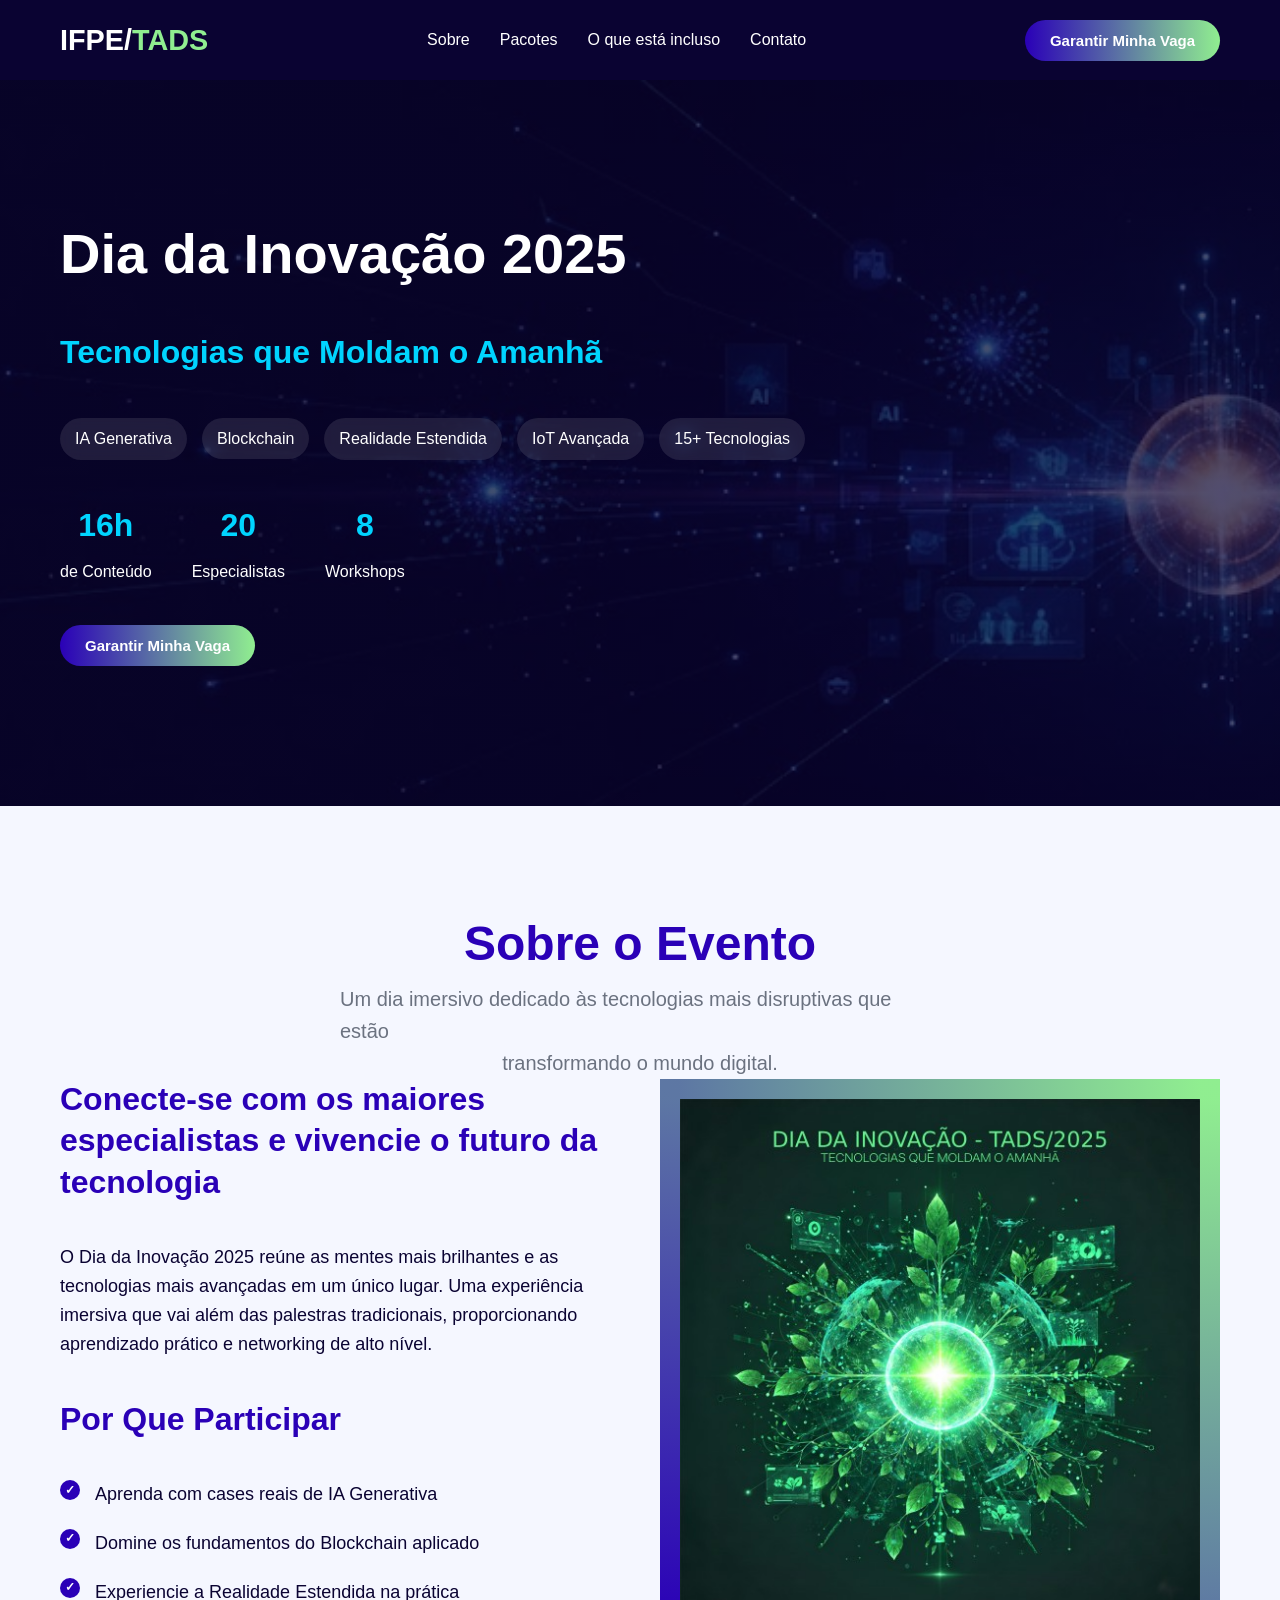
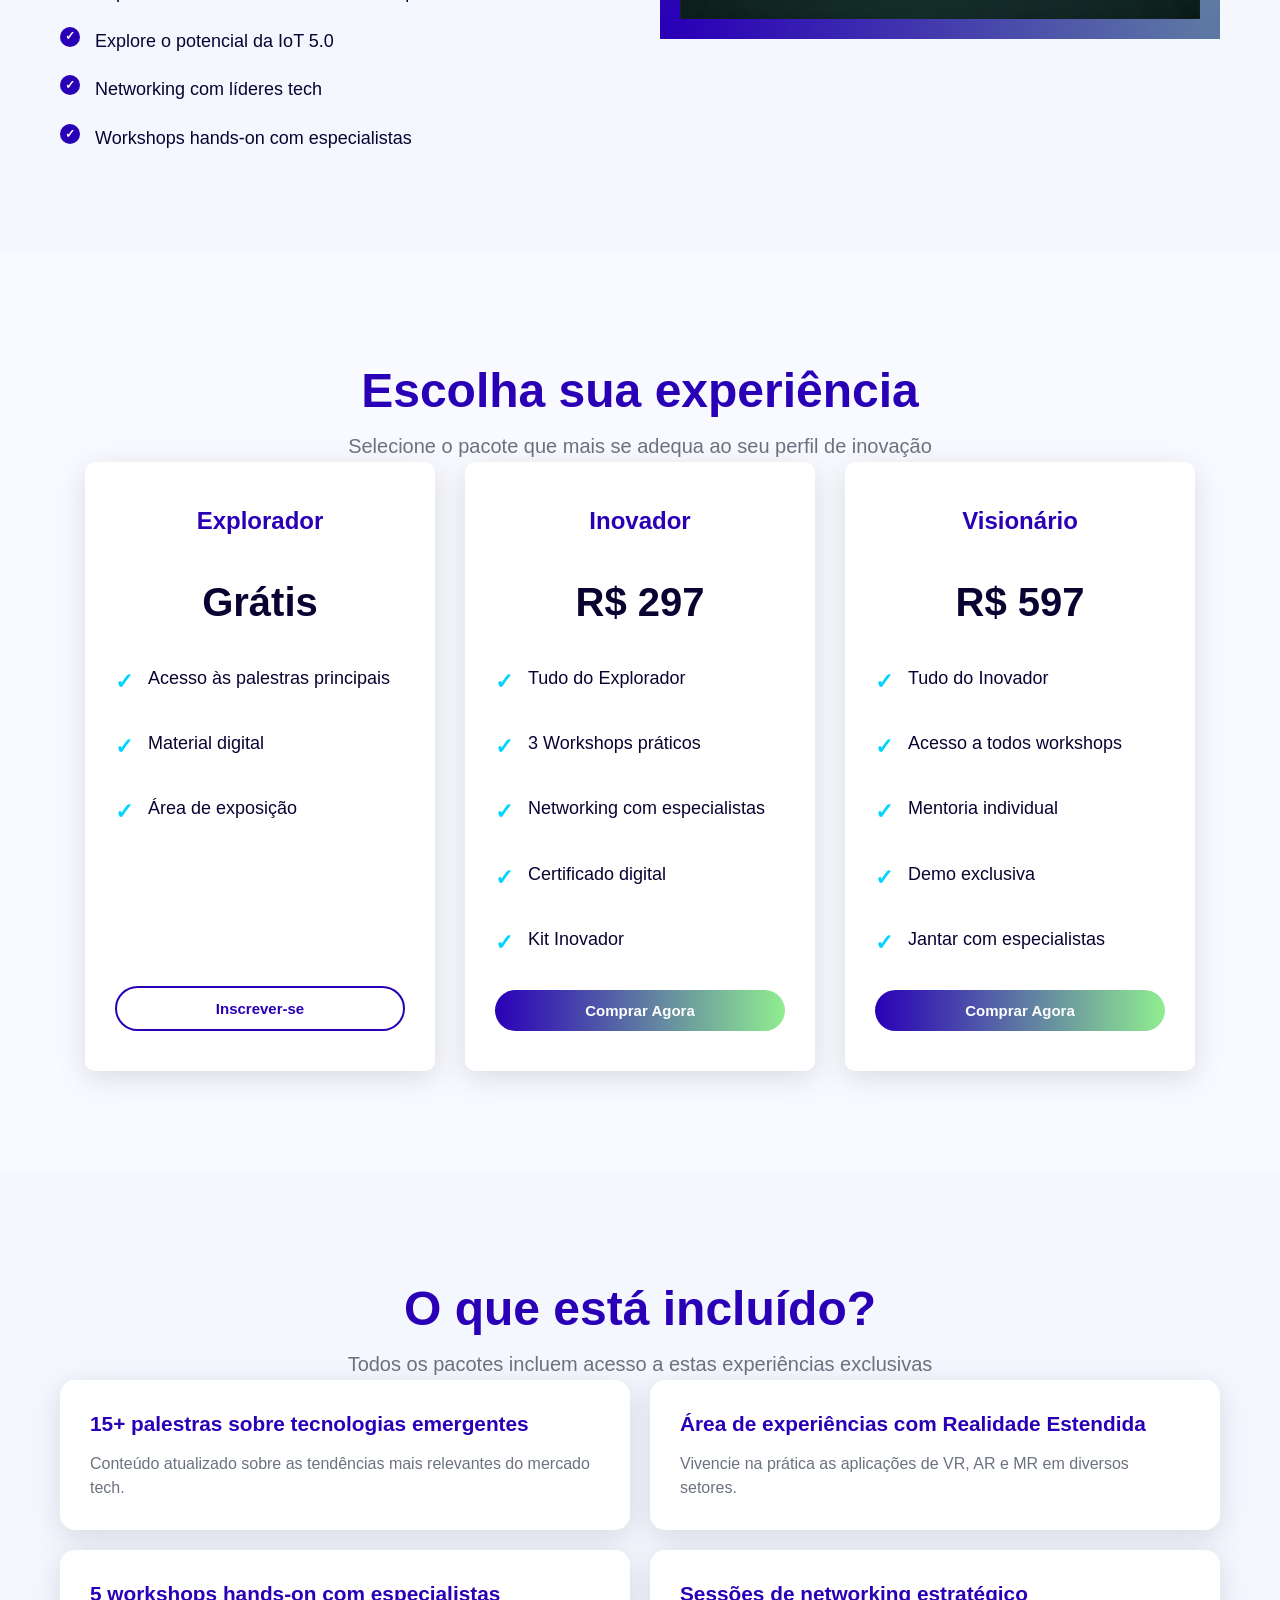
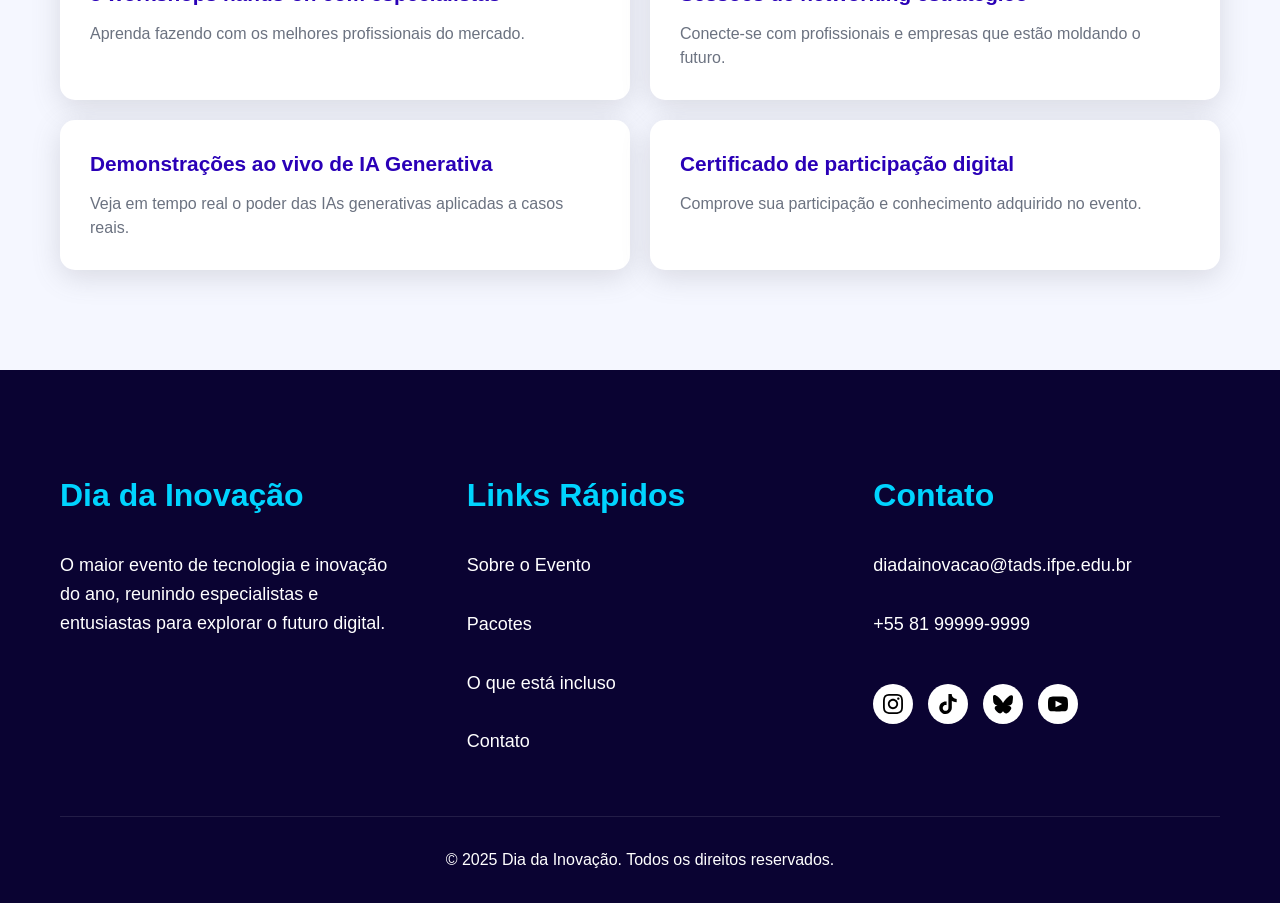
<file: 1° período/WEB1/PROJETO_UNI1/index.html>
<!DOCTYPE html>
<html lang="pt-BR">

<head>
    <meta charset="UTF-8">
    <meta name="viewport" content="width=device-width, initial-scale=1.0">
    <title>Dia da Inovação 2025 - IFPE/TADS</title>
    <link rel="stylesheet" href="assets/css/styles.css">
</head>

<body>
    <!-- Cabeçalho com menu de navegação -->
    <header class="cabecalho">
        <div class="container">
            <nav class="navegacao">
                <!-- Logo do evento -->
                <div class="logo">
                    IFPE/<span class="logo-destaque">TADS</span>
                </div>

                <!-- Menu principal -->
                <ul class="menu">
                    <li><a href="#sobre" class="menu__link">Sobre</a></li>
                    <li><a href="#pacotes" class="menu__link">Pacotes</a></li>
                    <li><a href="#incluso" class="menu__link">O que está incluso</a></li>
                    <li><a href="#contato" class="menu__link">Contato</a></li>
                </ul>

                <!-- Botão de ação principal -->
                <button class="botao botao--primario">Garantir Minha Vaga</button>
            </nav>
        </div>
    </header>

    <!-- Seção Hero com imagem de fundo -->
    <section class="hero">
        <div class="container">
            <div class="hero__conteudo">
                <!-- Título principal da página -->
                <h1 class="hero__titulo">Dia da Inovação 2025</h1>
                <h2 class="hero__subtitulo">Tecnologias que Moldam o Amanhã</h2>

                <!-- Tags -->
                <div class="tags">
                    <span class="tag">IA Generativa</span>
                    <span class="tag">Blockchain</span>
                    <span class="tag">Realidade Estendida</span>
                    <span class="tag">IoT Avançada</span>
                    <span class="tag">15+ Tecnologias</span>
                </div>

                <!-- Estatísticas do evento -->
                <div class="estatisticas">
                    <div class="estatistica">
                        <div class="estatistica__numero">16h</div>
                        <div class="estatistica__texto">de Conteúdo</div>
                    </div>
                    <div class="estatistica">
                        <div class="estatistica__numero">20</div>
                        <div class="estatistica__texto">Especialistas</div>
                    </div>
                    <div class="estatistica">
                        <div class="estatistica__numero">8</div>
                        <div class="estatistica__texto">Workshops</div>
                    </div>
                </div>

                <button class="botao botao--primario">Garantir Minha Vaga</button>
            </div>
        </div>
    </section>

    <!-- Seção Sobre o Evento -->
    <section id="sobre" class="secao secao--fundo-claro">
        <div class="container">
            <!-- Cabeçalho da seção -->
            <div class="secao__cabecalho">
                <h2 class="secao__titulo">Sobre o Evento</h2>
                <div class="secao__subtitulo">
                    <p>Um dia imersivo dedicado às tecnologias mais disruptivas que estão</p>
                    <p>transformando o mundo digital.</p>
                </div>
            </div>

            <!-- Conteúdo em duas colunas -->
            <div class="sobre">
                <div class="sobre__texto">
                    <h3 class="sobre__titulo">Conecte-se com os maiores especialistas e vivencie o futuro da tecnologia
                    </h3>
                    <p class="sobre__descricao">O Dia da Inovação 2025 reúne as mentes mais brilhantes e as tecnologias
                        mais avançadas em um único lugar. Uma experiência imersiva que vai além das palestras
                        tradicionais, proporcionando aprendizado prático e networking de alto nível.</p>

                    <h3 class="sobre__titulo">Por Que Participar</h3>
                    <!-- Lista de benefícios -->
                    <ul class="lista-beneficios">
                        <li class="beneficio">
                            <span class="beneficio__icone">✓</span>
                            Aprenda com cases reais de IA Generativa
                        </li>
                        <li class="beneficio">
                            <span class="beneficio__icone">✓</span>
                            Domine os fundamentos do Blockchain aplicado
                        </li>
                        <li class="beneficio">
                            <span class="beneficio__icone">✓</span>
                            Experiencie a Realidade Estendida na prática
                        </li>
                        <li class="beneficio">
                            <span class="beneficio__icone">✓</span>
                            Explore o potencial da IoT 5.0
                        </li>
                        <li class="beneficio">
                            <span class="beneficio__icone">✓</span>
                            Networking com líderes tech
                        </li>
                        <li class="beneficio">
                            <span class="beneficio__icone">✓</span>
                            Workshops hands-on com especialistas
                        </li>
                    </ul>
                </div>
                <div class="sobre__imagem">
                    <img src="assets/images/hero-5.jpg" alt="Arte futurista representando inovação tecnológica"
                        class="imagem">
                </div>
            </div>
        </div>
    </section>

    <!-- Seção de Pacotes -->
    <section id="pacotes" class="secao secao--fundo-cinza">
        <div class="container">
            <div class="secao__cabecalho">
                <h2 class="secao__titulo">Escolha sua experiência</h2>
                <div class="secao__subtitulo">
                    <p>Selecione o pacote que mais se adequa ao seu perfil de inovação</p>
                </div>
            </div>

            <!-- Cards de pacotes -->
            <div class="pacotes">
                <div class="pacote">
                    <h3 class="pacote__nome">Explorador</h3>
                    <div class="pacote__preco">Grátis</div>
                    <ul class="pacote__vantagens">
                        <li class="vantagem">
                            <span class="vantagem__icone">✓</span>
                            Acesso às palestras principais
                        </li>
                        <li class="vantagem">
                            <span class="vantagem__icone">✓</span>
                            Material digital
                        </li>
                        <li class="vantagem">
                            <span class="vantagem__icone">✓</span>
                            Área de exposição
                        </li>
                    </ul>
                    <button class="botao botao--secundario">Inscrever-se</button>
                </div>

                <div class="pacote">
                    <h3 class="pacote__nome">Inovador</h3>
                    <div class="pacote__preco">R$ 297</div>
                    <ul class="pacote__vantagens">
                        <li class="vantagem">
                            <span class="vantagem__icone">✓</span>
                            Tudo do Explorador
                        </li>
                        <li class="vantagem">
                            <span class="vantagem__icone">✓</span>
                            3 Workshops práticos
                        </li>
                        <li class="vantagem">
                            <span class="vantagem__icone">✓</span>
                            Networking com especialistas
                        </li>
                        <li class="vantagem">
                            <span class="vantagem__icone">✓</span>
                            Certificado digital
                        </li>
                        <li class="vantagem">
                            <span class="vantagem__icone">✓</span>
                            Kit Inovador
                        </li>
                    </ul>
                    <button class="botao botao--primario">Comprar Agora</button>
                </div>

                <div class="pacote">
                    <h3 class="pacote__nome">Visionário</h3>
                    <div class="pacote__preco">R$ 597</div>
                    <ul class="pacote__vantagens">
                        <li class="vantagem">
                            <span class="vantagem__icone">✓</span>
                            Tudo do Inovador
                        </li>
                        <li class="vantagem">
                            <span class="vantagem__icone">✓</span>
                            Acesso a todos workshops
                        </li>
                        <li class="vantagem">
                            <span class="vantagem__icone">✓</span>
                            Mentoria individual
                        </li>
                        <li class="vantagem">
                            <span class="vantagem__icone">✓</span>
                            Demo exclusiva
                        </li>
                        <li class="vantagem">
                            <span class="vantagem__icone">✓</span>
                            Jantar com especialistas
                        </li>
                    </ul>
                    <button class="botao botao--primario">Comprar Agora</button>
                </div>
            </div>
        </div>
    </section>

    <!-- Seção O Que Está Incluso -->
    <section id="incluso" class="secao secao--fundo-claro">
        <div class="container">
            <div class="secao__cabecalho">
                <h2 class="secao__titulo">O que está incluído?</h2>
                <div class="secao__subtitulo">
                    <p>Todos os pacotes incluem acesso a estas experiências exclusivas</p>
                </div>
            </div>

            <!-- Grid de itens inclusos -->
            <div class="inclusos">
                <div class="inclusos__linha">
                    <div class="item-incluso">
                        <h3 class="item-incluso__titulo">15+ palestras sobre tecnologias emergentes</h3>
                        <p class="item-incluso__texto">Conteúdo atualizado sobre as tendências mais relevantes do
                            mercado tech.</p>
                    </div>
                    <div class="item-incluso">
                        <h3 class="item-incluso__titulo">Área de experiências com Realidade Estendida</h3>
                        <p class="item-incluso__texto">Vivencie na prática as aplicações de VR, AR e MR em diversos
                            setores.</p>
                    </div>
                </div>

                <div class="inclusos__linha">
                    <div class="item-incluso">
                        <h3 class="item-incluso__titulo">5 workshops hands-on com especialistas</h3>
                        <p class="item-incluso__texto">Aprenda fazendo com os melhores profissionais do mercado.</p>
                    </div>
                    <div class="item-incluso">
                        <h3 class="item-incluso__titulo">Sessões de networking estratégico</h3>
                        <p class="item-incluso__texto">Conecte-se com profissionais e empresas que estão moldando o
                            futuro.</p>
                    </div>
                </div>

                <div class="inclusos__linha">
                    <div class="item-incluso">
                        <h3 class="item-incluso__titulo">Demonstrações ao vivo de IA Generativa</h3>
                        <p class="item-incluso__texto">Veja em tempo real o poder das IAs generativas aplicadas a casos
                            reais.</p>
                    </div>
                    <div class="item-incluso">
                        <h3 class="item-incluso__titulo">Certificado de participação digital</h3>
                        <p class="item-incluso__texto">Comprove sua participação e conhecimento adquirido no evento.</p>
                    </div>
                </div>
            </div>
        </div>
    </section>

    <!-- Rodapé -->
    <footer id="contato" class="rodape">
        <div class="container">
            <div class="rodape__conteudo">
                <div class="rodape__coluna">
                    <h3 class="rodape__titulo">Dia da Inovação</h3>
                    <p class="rodape__texto">O maior evento de tecnologia e inovação do ano, reunindo especialistas e
                        entusiastas para explorar o futuro digital.</p>
                </div>

                <div class="rodape__coluna">
                    <h3 class="rodape__titulo">Links Rápidos</h3>
                    <ul class="rodape__lista">
                        <li class="rodape__item">Sobre o Evento</li>
                        <li class="rodape__item">Pacotes</li>
                        <li class="rodape__item">O que está incluso</li>
                        <li class="rodape__item">Contato</li>
                    </ul>
                </div>

                <div class="rodape__coluna">
                    <h3 class="rodape__titulo">Contato</h3>
                    <ul class="rodape__lista">
                        <li class="rodape__item">diadainovacao@tads.ifpe.edu.br</li>
                        <li class="rodape__item">+55 81 99999-9999</li>
                    </ul>

                    
                    <div class="rodape__redes-sociais">
                        <div class="rodape__icones">
                            <a href="#" class="rodape__icone" aria-label="Instagram">
                                <img src="assets/icons/instagram.svg" alt="Instagram" class="icone-svg">
                            </a>
                            <a href="#" class="rodape__icone" aria-label="TikTok">
                                <img src="assets/icons/tiktok.svg" alt="TikTok" class="icone-svg">
                            </a>
                            <a href="#" class="rodape__icone" aria-label="Bluesky">
                                <img src="assets/icons/bluesky.svg" alt="Bluesky" class="icone-svg">
                            </a>
                            <a href="#" class="rodape__icone" aria-label="YouTube">
                                <img src="assets/icons/youtube.svg" alt="YouTube" class="icone-svg">
                            </a>
                        </div>
                    </div>
                </div>
            </div>

            <div class="rodape__base">
                <div class="rodape__linha"></div>
                <p class="rodape__copyright">© 2025 Dia da Inovação. Todos os direitos reservados.</p>
            </div>
        </div>
    </footer>
</body>

</html>
</file>
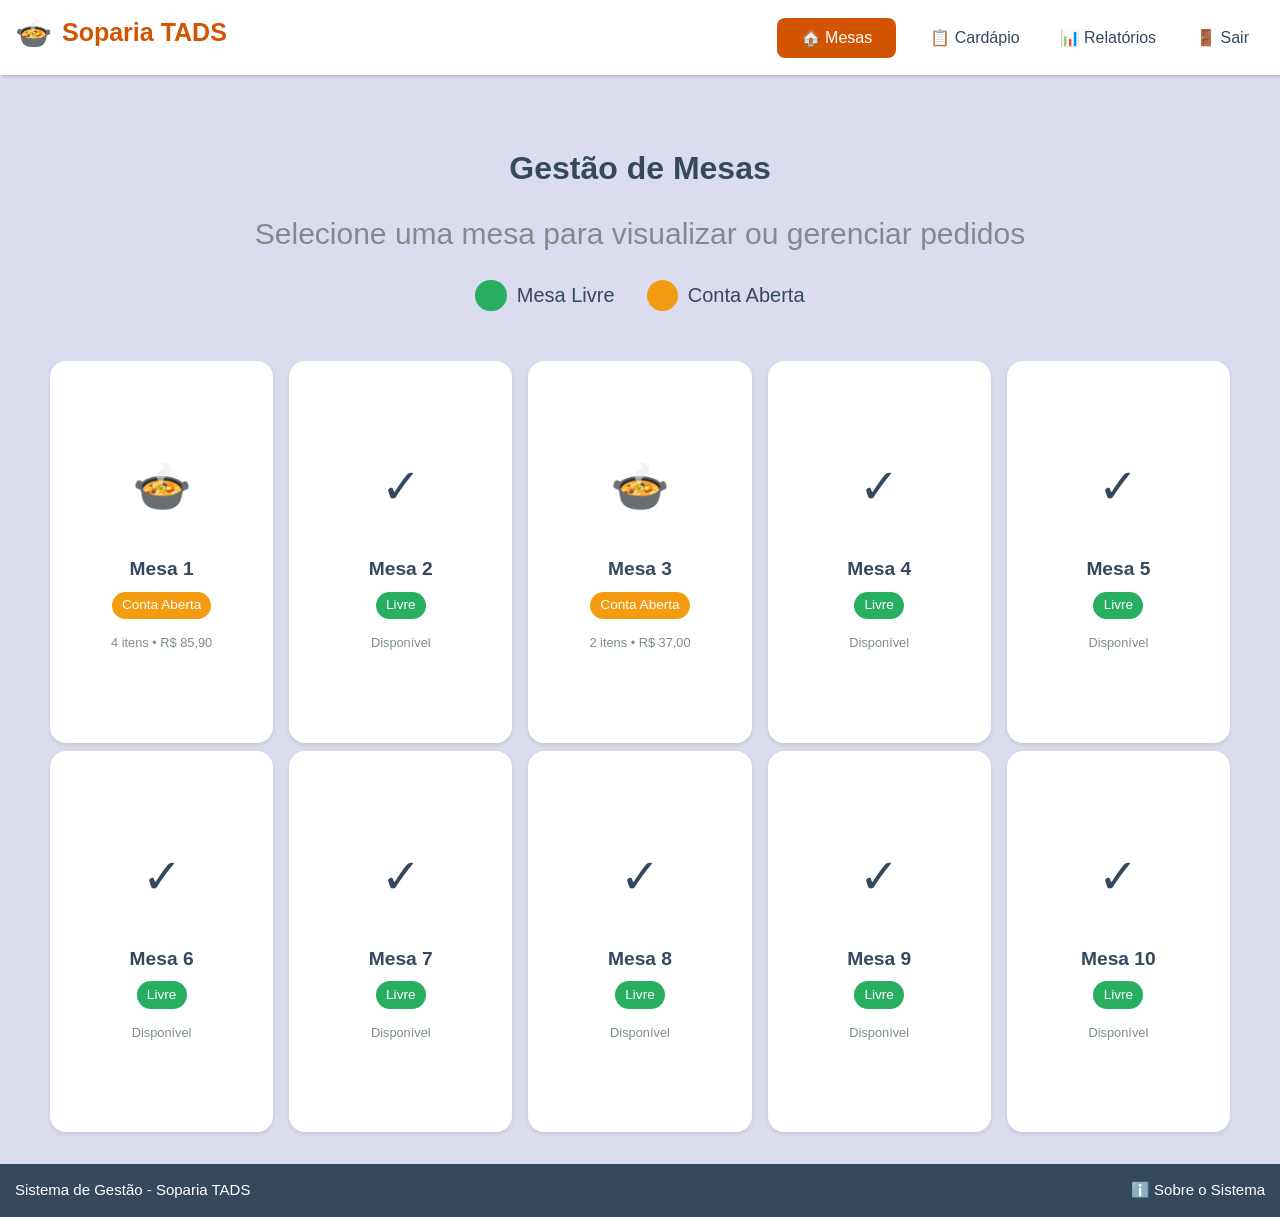
<file: 1° período/WEB1/PROJETO_UNI2/index.html>
```
<!DOCTYPE html>
<html lang="pt-BR">

<head>
    <meta charset="UTF-8">
    <meta name="viewport" content="width=device-width, initial-scale=1.0">
    <meta name="description" content="Gerencie as mesas da Soparia TADS">
    <meta name="author" content="Isabella Victoria">
    <meta name="theme-color" content="#d35400">
    
    <link rel="stylesheet" href="css/styles.css">
    <link rel="stylesheet" href="css/mesas.css">
    
    <title>Soparia TADS | Mesas</title>
</head>

<body>

    <div class="envelope-geral">

        <header class="barra-navegacao">
            <div class="caixa-centralizada">
                <div class="area-logotipo">
                    <span class="simbolo" aria-hidden="true">🍲</span>
                    <h1 class="cabecalho-principal">
                        Soparia TADS
                    </h1>
                </div>

                <nav aria-label="Menu principal">
                    <ul class="opcoes-menu">
                        <li><a href="index.html" class="selecionado" aria-current="page">🏠 Mesas</a></li>
                        <li><a href="#" aria-disabled="true">📋 Cardápio</a></li>
                        <li><a href="#" aria-disabled="true">📊 Relatórios</a></li>
                        <li><a href="login.html">🚪 Sair</a></li>
                    </ul>
                </nav>
            </div>
        </header>

        <main class="regiao-mesas">
            <div class="caixa-centralizada-mesas">

                <header class="cabecalho-mesas">
                    <h2 class="titulo-principal">
                        Gestão de Mesas
                    </h2>
                    <h5 class="texto-auxiliar">
                        Selecione uma mesa para visualizar ou gerenciar pedidos
                    </h5>

                    <div class="indicadores-estado" aria-label="Legenda das cores das mesas">
                        <div class="item-indicador">
                            <span class="circulo livre" aria-hidden="true"></span>
                            <span>Mesa Livre</span>
                        </div>
                        <div class="item-indicador">
                            <span class="circulo ocupado" aria-hidden="true"></span>
                            <span>Conta Aberta</span>
                        </div>
                    </div>
                </header>

                <div class="grade-mesas">

                    <a href="pedidos_1.html" class="cartao-mesa reservada" aria-label="Mesa 1, conta aberta, 4 itens, total R$ 85,90">
                        <span class="icone-mesa" aria-hidden="true">🍲</span>
                        <span class="numero-mesa">Mesa 1</span>
                        <span class="estado-mesa reservada">Conta Aberta</span>
                        <span class="detalhes-mesa">4 itens • R$ 85,90</span>
                    </a>

                    <a href="pedidos_2.html" class="cartao-mesa" aria-label="Mesa 2, livre, disponível">
                        <span class="icone-mesa" aria-hidden="true">✓</span>
                        <span class="numero-mesa">Mesa 2</span>
                        <span class="estado-mesa disponivel">Livre</span>
                        <span class="detalhes-mesa">Disponível</span>
                    </a>

                    <a href="pedidos_3.html" class="cartao-mesa reservada" aria-label="Mesa 3, conta aberta, 2 itens, total R$ 37,00">
                        <span class="icone-mesa" aria-hidden="true">🍲</span>
                        <span class="numero-mesa">Mesa 3</span>
                        <span class="estado-mesa reservada">Conta Aberta</span>
                        <span class="detalhes-mesa">2 itens • R$ 37,00</span>
                    </a>

                    <a href="pedidos_2.html" class="cartao-mesa">
                        <span class="icone-mesa" aria-hidden="true">✓</span>
                        <span class="numero-mesa">Mesa 4</span>
                        <span class="estado-mesa disponivel">Livre</span>
                        <span class="detalhes-mesa">Disponível</span>
                    </a>

                    <a href="pedidos_2.html" class="cartao-mesa">
                        <span class="icone-mesa" aria-hidden="true">✓</span>
                        <span class="numero-mesa">Mesa 5</span>
                        <span class="estado-mesa disponivel">Livre</span>
                        <span class="detalhes-mesa">Disponível</span>
                    </a>

                    <a href="pedidos_2.html" class="cartao-mesa">
                        <span class="icone-mesa" aria-hidden="true">✓</span>
                        <span class="numero-mesa">Mesa 6</span>
                        <span class="estado-mesa disponivel">Livre</span>
                        <span class="detalhes-mesa">Disponível</span>
                    </a>

                    <a href="pedidos_2.html" class="cartao-mesa">
                        <span class="icone-mesa" aria-hidden="true">✓</span>
                        <span class="numero-mesa">Mesa 7</span>
                        <span class="estado-mesa disponivel">Livre</span>
                        <span class="detalhes-mesa">Disponível</span>
                    </a>

                    <a href="pedidos_2.html" class="cartao-mesa">
                        <span class="icone-mesa" aria-hidden="true">✓</span>
                        <span class="numero-mesa">Mesa 8</span>
                        <span class="estado-mesa disponivel">Livre</span>
                        <span class="detalhes-mesa">Disponível</span>
                    </a>

                    <a href="pedidos_2.html" class="cartao-mesa">
                        <span class="icone-mesa" aria-hidden="true">✓</span>
                        <span class="numero-mesa">Mesa 9</span>
                        <span class="estado-mesa disponivel">Livre</span>
                        <span class="detalhes-mesa">Disponível</span>
                    </a>

                    <a href="pedidos_2.html" class="cartao-mesa">
                        <span class="icone-mesa" aria-hidden="true">✓</span>
                        <span class="numero-mesa">Mesa 10</span>
                        <span class="estado-mesa disponivel">Livre</span>
                        <span class="detalhes-mesa">Disponível</span>
                    </a>
                </div>
            </div>
        </main>

        <footer class="rodape-sistema">
            <div class="caixa-centralizada caixa-rodape">
                <h4 class="texto-rodape">
                    Sistema de Gestão - Soparia TADS
                </h4>
                <div class="texto-rodape">
                    ℹ️ <button id="aboutBtn" aria-haspopup="dialog">Sobre o Sistema</button>
                </div>
            </div>
        </footer>

        <div id="modalAbout">
            <div class="container-modal">

                <header class="topo-modal">
                    <div class="area-titulo">
                        <span class="simbolo-modal" aria-hidden="true">💻</span>
                        <h3 class="rotulo-modal" id="titulo-modal">Sobre o sistema</h3>
                    </div>
                    <button class="botao-fechar" id="modalCloseBtn" aria-label="Fechar modal">✕</button>
                </header>

                <div class="corpo-modal">
                    <p>
                        Este é um sistema de gestão para soparias, desenvolvido como 
                        projeto avaliativo da disciplina de Desenvolvimento Web.
                    </p>

                    <p>Funcionalidades principais:</p>

                    <ul>
                        <li>Controle de mesas e pedidos</li>
                        <li>Gerenciamento de cardápio</li>
                        <li>Fechamento de contas</li>
                        <li>Relatórios de vendas</li>
                    </ul>
                </div>

                <footer class="final-modal">
                    <div class="conteudo-final">
                        <p><span class="destaque">Desenvolvido por:</span> Isabella Victoria</p>
                        <p><span class="destaque">Disciplina:</span> Desenvolvimento Web - TADS</p>
                        <p><span class="destaque">Ano:</span> 2026</p>
                    </div>
                </footer>

            </div>
        </div>
    </div>

    <script src="js/modal.js" defer></script>
</body>

</html>
</file>
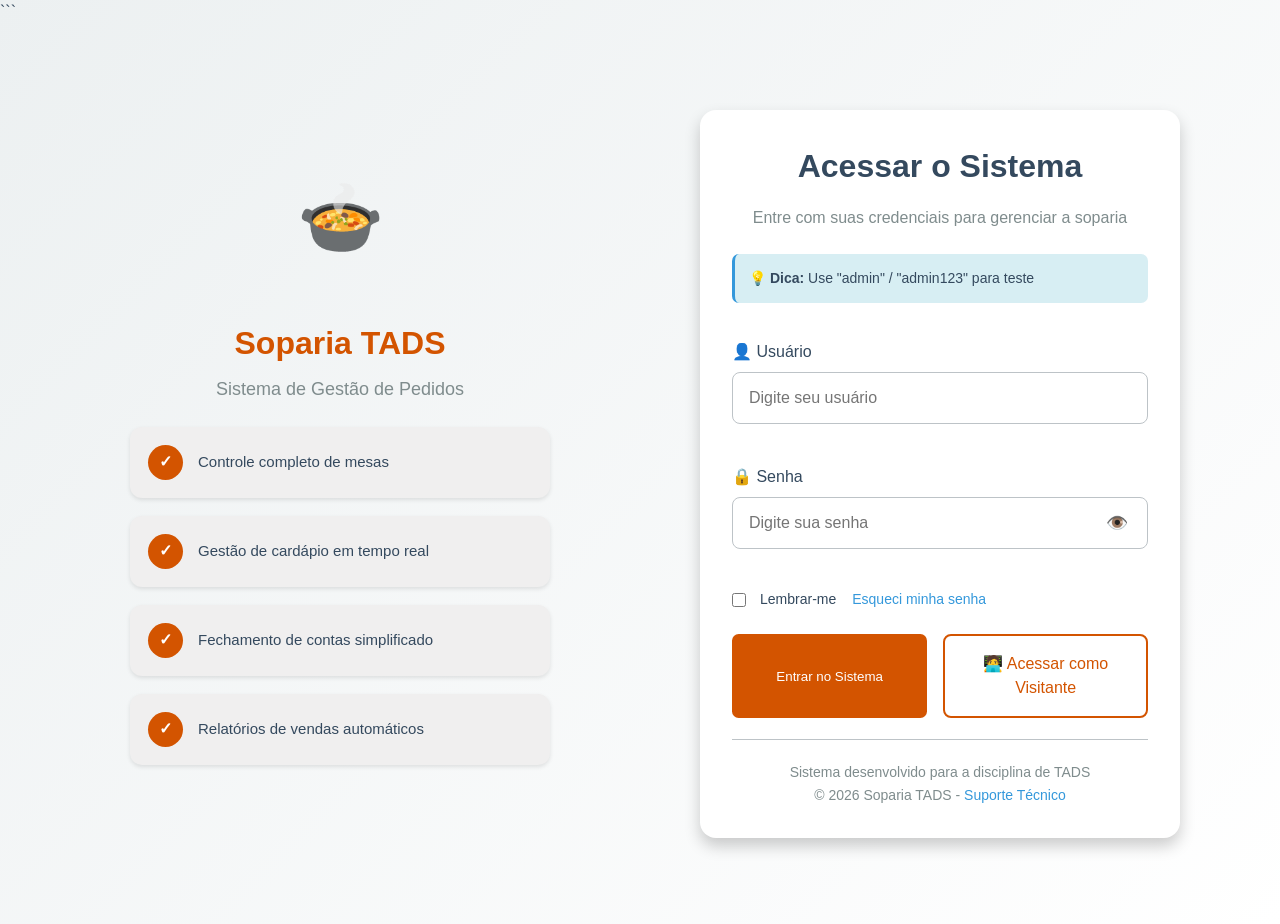
<file: 1° período/WEB1/PROJETO_UNI2/login.html>
```
<!DOCTYPE html>
<html lang="pt-BR">

<head>
    <meta charset="UTF-8">
    <meta name="viewport" content="width=device-width, initial-scale=1.0">
    <meta name="description" content="Acesse o sistema de gestão da Soparia TADS">
    <meta name="author" content="Isabella Victoria">

    <link rel="stylesheet" href="css/styles.css">
    <link rel="stylesheet" href="css/login.css">

    <title>Soparia TADS | Entrar no sistema</title>
</head>

<body>

    <div class="pagina-login">

        <section class="area-marca" aria-labelledby="titulo-marca">
            <div class="icone-marca" aria-hidden="true">🍲</div>

            <h1 class="titulo-marca" id="titulo-marca">
                Soparia TADS
            </h1>

            <p class="subtitulo-marca">
                Sistema de Gestão de Pedidos
            </p>

            <div class="lista-recursos" role="list" aria-label="Recursos do sistema">
                <article class="item-recurso" role="listitem">
                    <span class="icone-check" aria-hidden="true">✓</span>
                    <p>Controle completo de mesas</p>
                </article>

                <article class="item-recurso" role="listitem">
                    <span class="icone-check" aria-hidden="true">✓</span>
                    <p>Gestão de cardápio em tempo real</p>
                </article>

                <article class="item-recurso" role="listitem">
                    <span class="icone-check" aria-hidden="true">✓</span>
                    <p>Fechamento de contas simplificado</p>
                </article>

                <article class="item-recurso" role="listitem">
                    <span class="icone-check" aria-hidden="true">✓</span>
                    <p>Relatórios de vendas automáticos</p>
                </article>
            </div>
        </section>

        <main class="area-formulario">
            <div class="card-login">
                <header class="cabecalho-card">
                    <h2>Acessar o Sistema</h2>
                    <p class="subtitulo-card">Entre com suas credenciais para gerenciar a soparia</p>
                </header>

                <aside class="dica-teste" role="note" aria-label="Dica de teste">
                    <span aria-hidden="true">💡</span>
                    <strong>Dica:</strong> Use "admin" / "admin123" para teste
                </aside>

                <form id="loginForm" method="GET" action="index.html">
                    <fieldset>
                        <legend style="position: absolute; width: 1px; height: 1px; overflow: hidden;">Dados de acesso
                        </legend>

                        <div class="grupo-campo">
                            <label for="username" class="rotulo-campo">👤 Usuário</label>
                            <input type="text" id="username" name="username" placeholder="Digite seu usuário" required
                                minlength="6" maxlength="20" class="campo-entrada" aria-describedby="username-error">
                            <div id="username-error" class="mensagem-erro"></div>
                        </div>

                        <div class="grupo-campo">
                            <label for="password" class="rotulo-campo">🔒 Senha</label>
                            <div class="campo-senha">
                                <input type="password" id="password" name="password" placeholder="Digite sua senha"
                                    required minlength="6" maxlength="12" class="campo-entrada"
                                    aria-describedby="password-error">
                                <button type="button" id="togglePassword" class="botao-olho"
                                    aria-label="Mostrar ou esconder senha" title="Mostrar senha">
                                    <span aria-hidden="true">👁️</span>
                                </button>
                            </div>
                            <div id="password-error" class="mensagem-erro"></div>
                        </div>

                        <div class="opcoes-login">
                            <label class="container-checkbox">
                                <input type="checkbox" name="remember">
                                <span class="checkmark"></span>
                                Lembrar-me
                            </label>
                            <a href="#" class="link-esqueci">Esqueci minha senha</a>
                        </div>

                        <div class="botoes-login">
                            <button type="submit" class="botao-primario">
                                Entrar no Sistema
                            </button>
                            <a href="index.html" class="botao-outline">
                                <span aria-hidden="true">🧑‍💻</span>
                                Acessar como Visitante
                            </a>
                        </div>
                    </fieldset>
                </form>

                <div class="divisor" role="separator">
                </div>

                <footer class="rodape-form">
                    <p>Sistema desenvolvido para a disciplina de TADS<br>
                        © 2026 Soparia TADS - <a href="#" rel="noopener">Suporte Técnico</a></p>
                </footer>
            </div>
        </main>

    </div>

    <script src="js/login.js" defer></script>
</body>

</html>
</file>
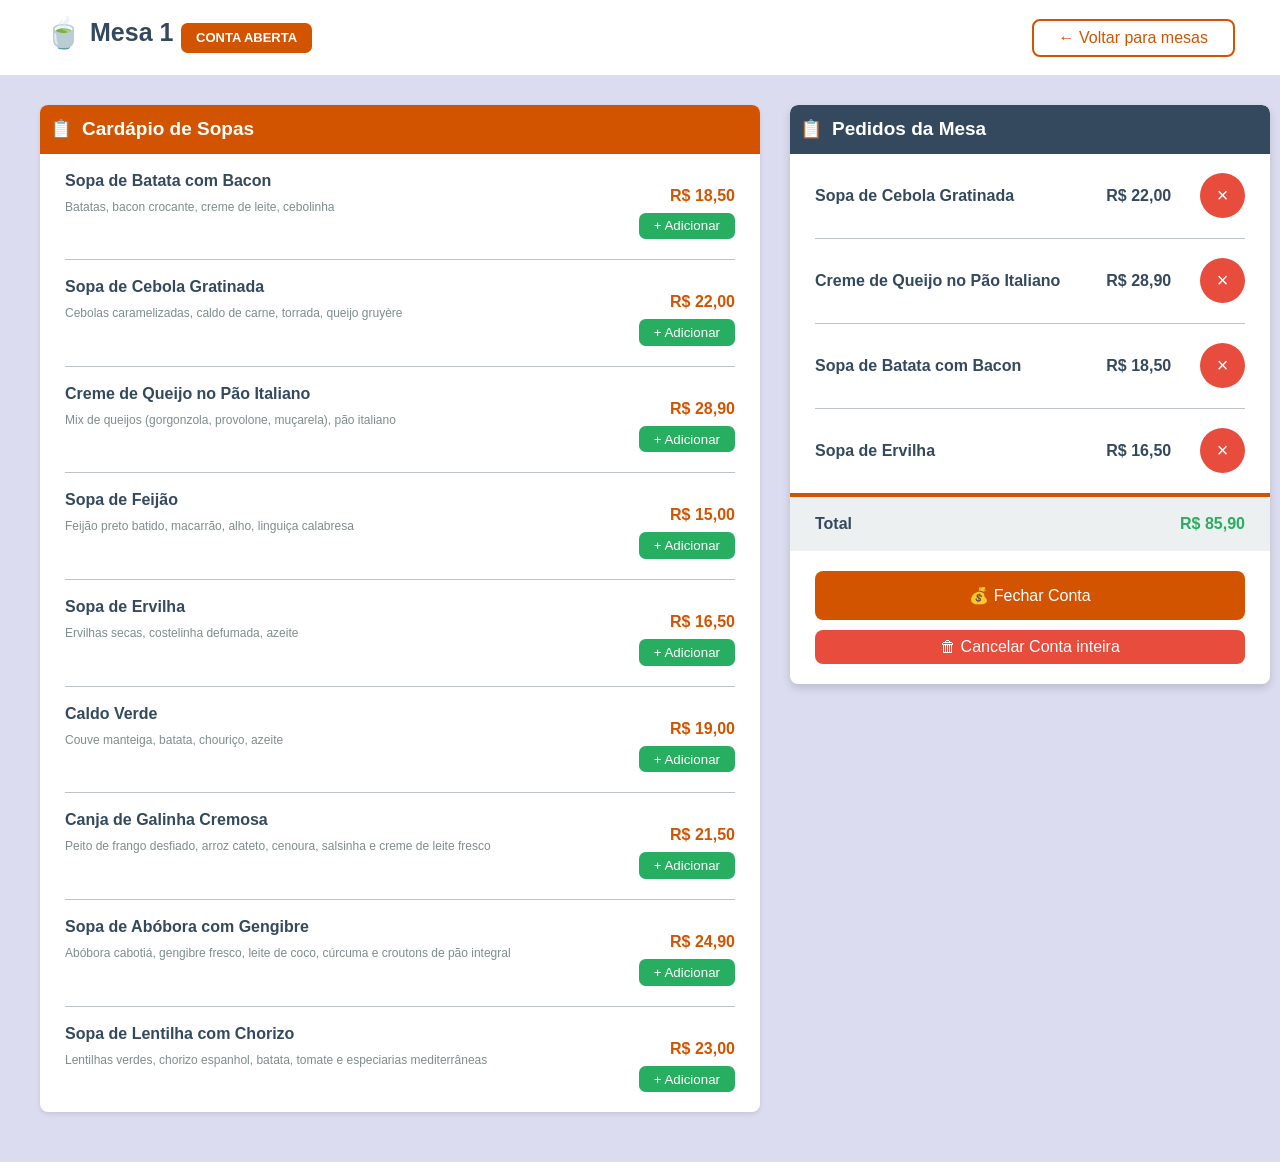
<file: 1° período/WEB1/PROJETO_UNI2/pedidos_1.html>
<!DOCTYPE html>
<html lang="pt-BR">

<head>
    <meta charset="UTF-8">
    <meta name="viewport" content="width=device-width, initial-scale=1.0">
    <meta name="description" content="Pedidos da Mesa 1 - Soparia TADS">
    <meta name="author" content="Isabella Victoria">

    <link rel="stylesheet" href="css/styles.css">
    <link rel="stylesheet" href="css/pedidos.css">

    <title>Mesa 1 | Pedidos - Soparia TADS</title>
</head>

<body>

    <header class="cabecalho-pedidos">
        <div class="conteudo-cabecalho">

            <div class="parte-esquerda">
                <div class="logo-nome">
                    <span class="icone" aria-hidden="true">🍵</span>
                    <h1 class="titulo-pagina">
                        Mesa 1
                    </h1>
                </div>
                <span class="badge-status">CONTA ABERTA</span>
            </div>

            <a href="index.html" class="botao-voltar" rel="prev">
                ← Voltar para mesas
            </a>
        </div>
    </header>

    <main class="container-pedidos">
        <div class="centralizador">

            <div class="grid-pedidos animar-subida">

                <section class="secao-cardapio" aria-labelledby="titulo-cardapio">
                    <header class="titulo-cardapio">
                        <span class="icone" aria-hidden="true">📋</span>
                        <h2 class="titulo-pagina" id="titulo-cardapio">
                            Cardápio de Sopas
                        </h2>
                    </header>

                    <div class="itens-cardapio">

                        <article class="item-cardapio">
                            <div class="textos-cardapio">
                                <h3 class="titulo-pagina">
                                    Sopa de Batata com Bacon
                                </h3>
                                <p class="texto-descricao">
                                    Batatas, bacon crocante, creme de leite, cebolinha
                                </p>
                            </div>
                            <div class="preco-botao">
                                <p class="preco">
                                    R$ 18,50
                                </p>
                                <button class="botao-adicionar" aria-label="Adicionar Sopa de Batata com Bacon">+
                                    Adicionar</button>
                            </div>
                        </article>
                        <hr class="divisor-item">

                        <article class="item-cardapio">
                            <div class="textos-cardapio">
                                <h3 class="titulo-pagina">
                                    Sopa de Cebola Gratinada
                                </h3>
                                <p class="texto-descricao">
                                    Cebolas caramelizadas, caldo de carne, torrada, queijo gruyère
                                </p>
                            </div>
                            <div class="preco-botao">
                                <p class="preco">
                                    R$ 22,00
                                </p>
                                <button class="botao-adicionar" aria-label="Adicionar Sopa de Cebola Gratinada">+
                                    Adicionar</button>
                            </div>
                        </article>
                        <hr class="divisor-item">

                        <article class="item-cardapio">
                            <div class="textos-cardapio">
                                <h3 class="titulo-pagina">
                                    Creme de Queijo no Pão Italiano
                                </h3>
                                <p class="texto-descricao">
                                    Mix de queijos (gorgonzola, provolone, muçarela), pão italiano
                                </p>
                            </div>
                            <div class="preco-botao">
                                <p class="preco">
                                    R$ 28,90
                                </p>
                                <button class="botao-adicionar" aria-label="Adicionar Creme de Queijo">+
                                    Adicionar</button>
                            </div>
                        </article>
                        <hr class="divisor-item">

                        <article class="item-cardapio">
                            <div class="textos-cardapio">
                                <h3 class="titulo-pagina">
                                    Sopa de Feijão
                                </h3>
                                <p class="texto-descricao">
                                    Feijão preto batido, macarrão, alho, linguiça calabresa
                                </p>
                            </div>
                            <div class="preco-botao">
                                <p class="preco">
                                    R$ 15,00
                                </p>
                                <button class="botao-adicionar" aria-label="Adicionar Sopa de Feijão">+
                                    Adicionar</button>
                            </div>
                        </article>
                        <hr class="divisor-item">

                        <article class="item-cardapio">
                            <div class="textos-cardapio">
                                <h3 class="titulo-pagina">
                                    Sopa de Ervilha
                                </h3>
                                <p class="texto-descricao">
                                    Ervilhas secas, costelinha defumada, azeite
                                </p>
                            </div>
                            <div class="preco-botao">
                                <p class="preco">
                                    R$ 16,50
                                </p>
                                <button class="botao-adicionar" aria-label="Adicionar Sopa de Ervilha">+
                                    Adicionar</button>
                            </div>
                        </article>
                        <hr class="divisor-item">

                        <article class="item-cardapio">
                            <div class="textos-cardapio">
                                <h3 class="titulo-pagina">
                                    Caldo Verde
                                </h3>
                                <p class="texto-descricao">
                                    Couve manteiga, batata, chouriço, azeite
                                </p>
                            </div>
                            <div class="preco-botao">
                                <p class="preco">
                                    R$ 19,00
                                </p>
                                <button class="botao-adicionar" aria-label="Adicionar Caldo Verde">+ Adicionar</button>
                            </div>
                        </article>
                        <hr class="divisor-item">

                        <article class="item-cardapio">
                            <div class="textos-cardapio">
                                <h3 class="titulo-pagina">
                                    Canja de Galinha Cremosa
                                </h3>
                                <p class="texto-descricao">
                                    Peito de frango desfiado, arroz cateto, cenoura, salsinha e creme de leite fresco
                                </p>
                            </div>
                            <div class="preco-botao">
                                <p class="preco">
                                    R$ 21,50
                                </p>
                                <button class="botao-adicionar" aria-label="Adicionar Canja de Galinha">+
                                    Adicionar</button>
                            </div>
                        </article>
                        <hr class="divisor-item">

                        <article class="item-cardapio">
                            <div class="textos-cardapio">
                                <h3 class="titulo-pagina">
                                    Sopa de Abóbora com Gengibre
                                </h3>
                                <p class="texto-descricao">
                                    Abóbora cabotiá, gengibre fresco, leite de coco, cúrcuma e croutons de pão integral
                                </p>
                            </div>
                            <div class="preco-botao">
                                <p class="preco">
                                    R$ 24,90
                                </p>
                                <button class="botao-adicionar" aria-label="Adicionar Sopa de Abóbora">+
                                    Adicionar</button>
                            </div>
                        </article>
                        <hr class="divisor-item">

                        <article class="item-cardapio">
                            <div class="textos-cardapio">
                                <h3 class="titulo-pagina">
                                    Sopa de Lentilha com Chorizo
                                </h3>
                                <p class="texto-descricao">
                                    Lentilhas verdes, chorizo espanhol, batata, tomate e especiarias mediterrâneas
                                </p>
                            </div>
                            <div class="preco-botao">
                                <p class="preco">
                                    R$ 23,00
                                </p>
                                <button class="botao-adicionar" aria-label="Adicionar Sopa de Lentilha">+
                                    Adicionar</button>
                            </div>
                        </article>

                    </div>
                </section>

                <section class="secao-conta" aria-labelledby="titulo-conta">
                    <header class="titulo-conta">
                        <span class="icone" aria-hidden="true">📋</span>
                        <h2 class="titulo-pagina" id="titulo-conta">
                            Pedidos da Mesa
                        </h2>
                    </header>

                    <div class="itens-conta">

                        <article class="item-conta">
                            <div class="textos-conta">
                                <h3 class="nome-item-conta">Sopa de Cebola Gratinada</h3>
                                <p class="preco-conta">R$ 22,00</p>
                            </div>
                            <button class="botao-fechar" aria-label="Remover item Sopa de Cebola Gratinada">×</button>
                        </article>
                        <hr class="divisor-item">

                        <article class="item-conta">
                            <div class="textos-conta">
                                <h3 class="nome-item-conta">Creme de Queijo no Pão Italiano</h3>
                                <p class="preco-conta">R$ 28,90</p>
                            </div>
                            <button class="botao-fechar" aria-label="Remover item Creme de Queijo">×</button>
                        </article>
                        <hr class="divisor-item">

                        <article class="item-conta">
                            <div class="textos-conta">
                                <h3 class="nome-item-conta">Sopa de Batata com Bacon</h3>
                                <p class="preco-conta">R$ 18,50</p>
                            </div>
                            <button class="botao-fechar" aria-label="Remover item Sopa de Batata">×</button>
                        </article>
                        <hr class="divisor-item">

                        <article class="item-conta">
                            <div class="textos-conta">
                                <h3 class="nome-item-conta">Sopa de Ervilha</h3>
                                <p class="preco-conta">R$ 16,50</p>
                            </div>
                            <button class="botao-fechar" aria-label="Remover item Sopa de Ervilha">×</button>
                        </article>

                        <hr class="linha-laranja">

                        <div class="total">
                            <p class="preco-conta">Total</p>
                            <p class="total-conta">R$ 85,90</p>
                        </div>

                        <div class="botoes-acao">
                            <button class="botao-fechar-conta" aria-label="Fechar conta da mesa">
                                💰 Fechar Conta
                            </button>
                            <button class="botao-cancelar-conta" aria-label="Cancelar todos os pedidos">
                                🗑 Cancelar Conta inteira
                            </button>
                        </div>

                    </div>
                </section>

            </div>
        </div>
    </main>
</body>

</html>
</file>
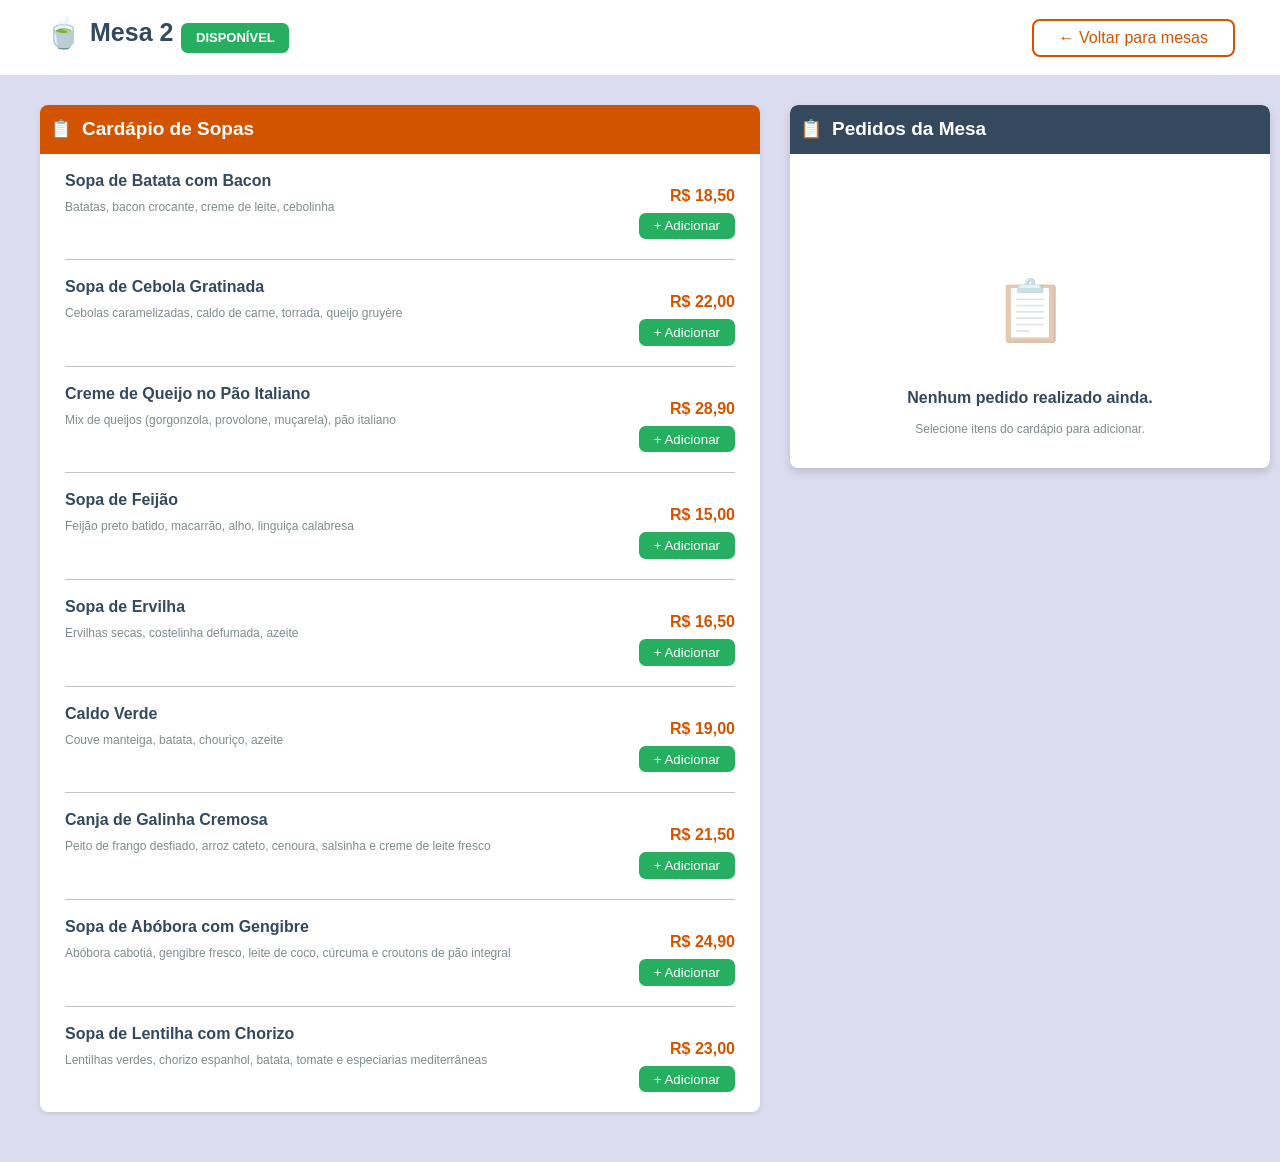
<file: 1° período/WEB1/PROJETO_UNI2/pedidos_2.html>
<!DOCTYPE html>
<html lang="pt-BR">

<head>
    <meta charset="UTF-8">
    <meta name="viewport" content="width=device-width, initial-scale=1.0">
    <meta name="description" content="Pedidos da Mesa 2 - Soparia TADS">
    <meta name="author" content="Isabella Victoria">

    <link rel="stylesheet" href="css/styles.css">
    <link rel="stylesheet" href="css/pedidos.css">

    <title>Mesa 2 | Pedidos - Soparia TADS</title>
</head>

<body>

    <header class="cabecalho-pedidos">
        <div class="conteudo-cabecalho">

            <div class="parte-esquerda">
                <div class="logo-nome">
                    <span class="icone" aria-hidden="true">🍵</span>
                    <h1 class="titulo-pagina">
                        Mesa 2
                    </h1>
                </div>
                <span class="badge-status verde">DISPONÍVEL</span>
            </div>

            <a href="index.html" class="botao-voltar" rel="prev">
                ← Voltar para mesas
            </a>
        </div>
    </header>

    <main class="container-pedidos">
        <div class="centralizador">

            <div class="grid-pedidos animar-subida">

                <section class="secao-cardapio" aria-labelledby="titulo-cardapio">
                    <header class="titulo-cardapio">
                        <span class="icone" aria-hidden="true">📋</span>
                        <h2 class="titulo-pagina" id="titulo-cardapio">
                            Cardápio de Sopas
                        </h2>
                    </header>

                    <div class="itens-cardapio">

                        <article class="item-cardapio">
                            <div class="textos-cardapio">
                                <h3 class="titulo-pagina">
                                    Sopa de Batata com Bacon
                                </h3>
                                <p class="texto-descricao">
                                    Batatas, bacon crocante, creme de leite, cebolinha
                                </p>
                            </div>
                            <div class="preco-botao">
                                <p class="preco">
                                    R$ 18,50
                                </p>
                                <button class="botao-adicionar" aria-label="Adicionar Sopa de Batata com Bacon">+
                                    Adicionar</button>
                            </div>
                        </article>
                        <hr class="divisor-item">

                        <article class="item-cardapio">
                            <div class="textos-cardapio">
                                <h3 class="titulo-pagina">
                                    Sopa de Cebola Gratinada
                                </h3>
                                <p class="texto-descricao">
                                    Cebolas caramelizadas, caldo de carne, torrada, queijo gruyère
                                </p>
                            </div>
                            <div class="preco-botao">
                                <p class="preco">
                                    R$ 22,00
                                </p>
                                <button class="botao-adicionar" aria-label="Adicionar Sopa de Cebola Gratinada">+
                                    Adicionar</button>
                            </div>
                        </article>
                        <hr class="divisor-item">

                        <article class="item-cardapio">
                            <div class="textos-cardapio">
                                <h3 class="titulo-pagina">
                                    Creme de Queijo no Pão Italiano
                                </h3>
                                <p class="texto-descricao">
                                    Mix de queijos (gorgonzola, provolone, muçarela), pão italiano
                                </p>
                            </div>
                            <div class="preco-botao">
                                <p class="preco">
                                    R$ 28,90
                                </p>
                                <button class="botao-adicionar" aria-label="Adicionar Creme de Queijo">+
                                    Adicionar</button>
                            </div>
                        </article>
                        <hr class="divisor-item">

                        <article class="item-cardapio">
                            <div class="textos-cardapio">
                                <h3 class="titulo-pagina">
                                    Sopa de Feijão
                                </h3>
                                <p class="texto-descricao">
                                    Feijão preto batido, macarrão, alho, linguiça calabresa
                                </p>
                            </div>
                            <div class="preco-botao">
                                <p class="preco">
                                    R$ 15,00
                                </p>
                                <button class="botao-adicionar" aria-label="Adicionar Sopa de Feijão">+
                                    Adicionar</button>
                            </div>
                        </article>
                        <hr class="divisor-item">

                        <article class="item-cardapio">
                            <div class="textos-cardapio">
                                <h3 class="titulo-pagina">
                                    Sopa de Ervilha
                                </h3>
                                <p class="texto-descricao">
                                    Ervilhas secas, costelinha defumada, azeite
                                </p>
                            </div>
                            <div class="preco-botao">
                                <p class="preco">
                                    R$ 16,50
                                </p>
                                <button class="botao-adicionar" aria-label="Adicionar Sopa de Ervilha">+
                                    Adicionar</button>
                            </div>
                        </article>
                        <hr class="divisor-item">

                        <article class="item-cardapio">
                            <div class="textos-cardapio">
                                <h3 class="titulo-pagina">
                                    Caldo Verde
                                </h3>
                                <p class="texto-descricao">
                                    Couve manteiga, batata, chouriço, azeite
                                </p>
                            </div>
                            <div class="preco-botao">
                                <p class="preco">
                                    R$ 19,00
                                </p>
                                <button class="botao-adicionar" aria-label="Adicionar Caldo Verde">+ Adicionar</button>
                            </div>
                        </article>
                        <hr class="divisor-item">

                        <article class="item-cardapio">
                            <div class="textos-cardapio">
                                <h3 class="titulo-pagina">
                                    Canja de Galinha Cremosa
                                </h3>
                                <p class="texto-descricao">
                                    Peito de frango desfiado, arroz cateto, cenoura, salsinha e creme de leite fresco
                                </p>
                            </div>
                            <div class="preco-botao">
                                <p class="preco">
                                    R$ 21,50
                                </p>
                                <button class="botao-adicionar" aria-label="Adicionar Canja de Galinha">+
                                    Adicionar</button>
                            </div>
                        </article>
                        <hr class="divisor-item">

                        <article class="item-cardapio">
                            <div class="textos-cardapio">
                                <h3 class="titulo-pagina">
                                    Sopa de Abóbora com Gengibre
                                </h3>
                                <p class="texto-descricao">
                                    Abóbora cabotiá, gengibre fresco, leite de coco, cúrcuma e croutons de pão integral
                                </p>
                            </div>
                            <div class="preco-botao">
                                <p class="preco">
                                    R$ 24,90
                                </p>
                                <button class="botao-adicionar" aria-label="Adicionar Sopa de Abóbora">+
                                    Adicionar</button>
                            </div>
                        </article>
                        <hr class="divisor-item">

                        <article class="item-cardapio">
                            <div class="textos-cardapio">
                                <h3 class="titulo-pagina">
                                    Sopa de Lentilha com Chorizo
                                </h3>
                                <p class="texto-descricao">
                                    Lentilhas verdes, chorizo espanhol, batata, tomate e especiarias mediterrâneas
                                </p>
                            </div>
                            <div class="preco-botao">
                                <p class="preco">
                                    R$ 23,00
                                </p>
                                <button class="botao-adicionar" aria-label="Adicionar Sopa de Lentilha">+
                                    Adicionar</button>
                            </div>
                        </article>

                    </div>
                </section>

                <section class="secao-conta" aria-labelledby="titulo-conta">
                    <header class="titulo-conta">
                        <span class="icone" aria-hidden="true">📋</span>
                        <h2 class="titulo-pagina" id="titulo-conta">
                            Pedidos da Mesa
                        </h2>
                    </header>

                    <div class="conteudo-conta">
                        <div class="emoji-conta" aria-hidden="true">📋</div>
                        <div class="textos-conteudo">
                            <p class="titulo-pagina">Nenhum pedido realizado ainda.</p>
                            <p class="texto-descricao">Selecione itens do cardápio para adicionar.</p>
                        </div>
                    </div>

                </section>

            </div>
        </div>
    </main>
</body>

</html>
</file>
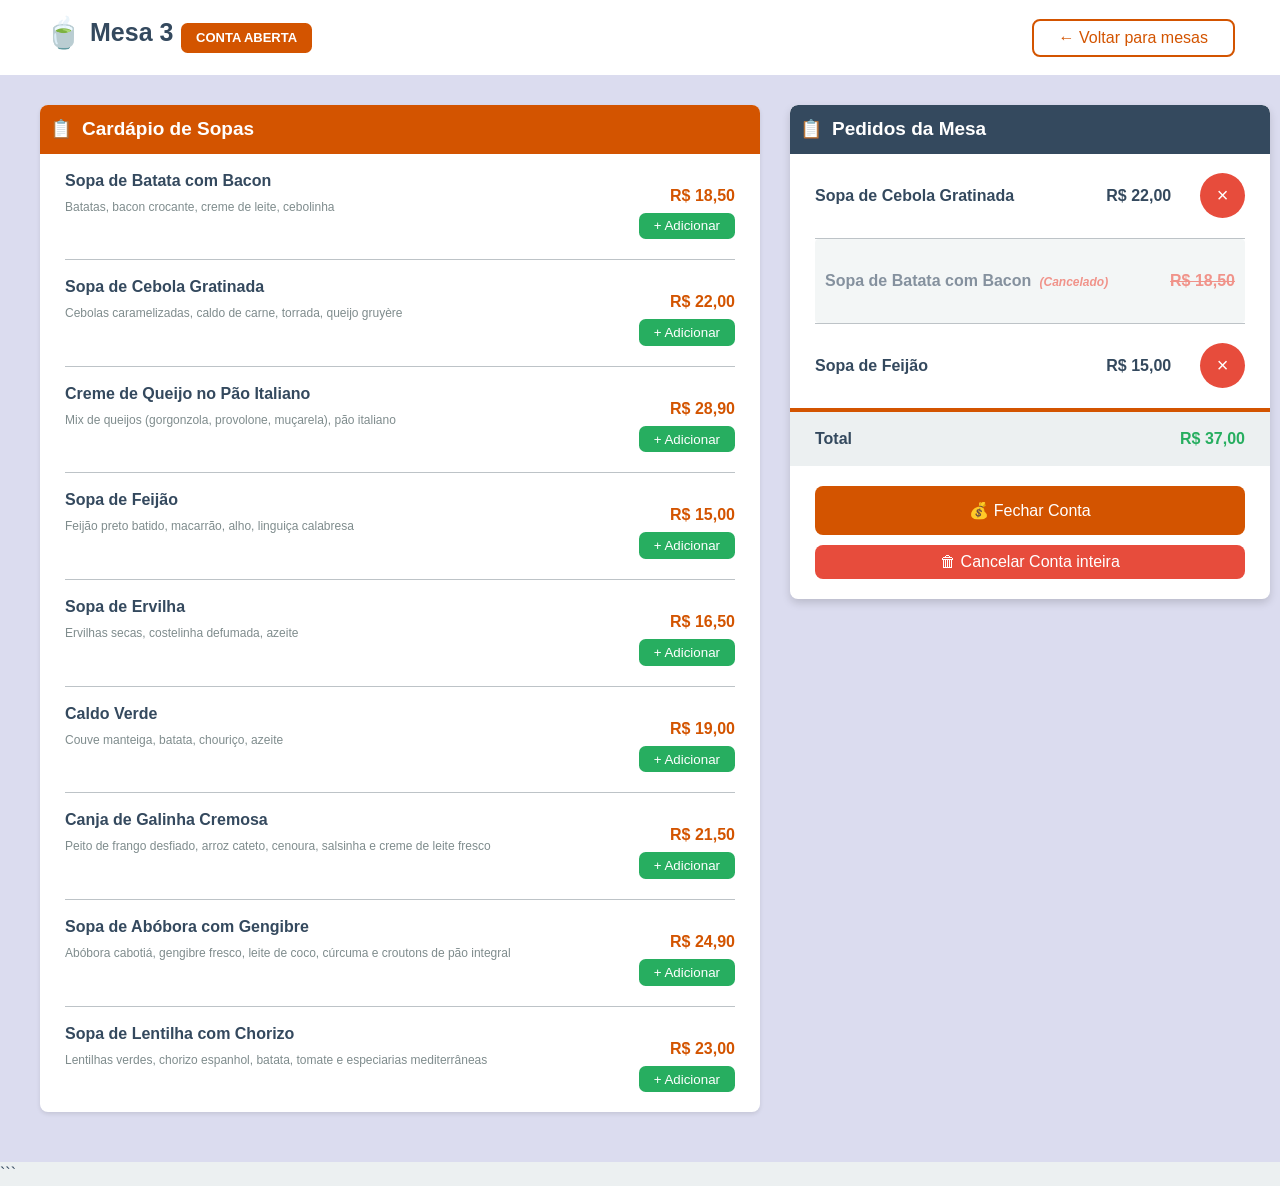
<file: 1° período/WEB1/PROJETO_UNI2/pedidos_3.html>
<!DOCTYPE html>
<html lang="pt-BR">

<head>
    <meta charset="UTF-8">
    <meta name="viewport" content="width=device-width, initial-scale=1.0">
    <meta name="description" content="Pedidos da Mesa 3 - Soparia TADS">
    <meta name="author" content="Isabella Victoria">
    
    <link rel="stylesheet" href="css/styles.css">
    <link rel="stylesheet" href="css/pedidos.css">
    
    <title>Mesa 3 | Pedidos - Soparia TADS</title>
</head>

<body>

    <header class="cabecalho-pedidos">
        <div class="conteudo-cabecalho">

            <div class="parte-esquerda">
                <div class="logo-nome">
                    <span class="icone" aria-hidden="true">🍵</span>
                    <h1 class="titulo-pagina">
                        Mesa 3
                    </h1>
                </div>
                <span class="badge-status">CONTA ABERTA</span>
            </div>

            <a href="index.html" class="botao-voltar" rel="prev">
                ← Voltar para mesas
            </a>
        </div>
    </header>

    <main class="container-pedidos">
        <div class="centralizador">

            <div class="grid-pedidos animar-subida">

                <section class="secao-cardapio" aria-labelledby="titulo-cardapio">
                    <header class="titulo-cardapio">
                        <span class="icone" aria-hidden="true">📋</span>
                        <h2 class="titulo-pagina" id="titulo-cardapio">
                            Cardápio de Sopas
                        </h2>
                    </header>

                    <div class="itens-cardapio">

                        <article class="item-cardapio">
                            <div class="textos-cardapio">
                                <h3 class="titulo-pagina">
                                    Sopa de Batata com Bacon
                                </h3>
                                <p class="texto-descricao">
                                    Batatas, bacon crocante, creme de leite, cebolinha
                                </p>
                            </div>
                            <div class="preco-botao">
                                <p class="preco">
                                    R$ 18,50
                                </p>
                                <button class="botao-adicionar" aria-label="Adicionar Sopa de Batata com Bacon">+ Adicionar</button>
                            </div>
                        </article>
                        <hr class="divisor-item">

                        <article class="item-cardapio">
                            <div class="textos-cardapio">
                                <h3 class="titulo-pagina">
                                    Sopa de Cebola Gratinada
                                </h3>
                                <p class="texto-descricao">
                                    Cebolas caramelizadas, caldo de carne, torrada, queijo gruyère
                                </p>
                            </div>
                            <div class="preco-botao">
                                <p class="preco">
                                    R$ 22,00
                                </p>
                                <button class="botao-adicionar" aria-label="Adicionar Sopa de Cebola Gratinada">+ Adicionar</button>
                            </div>
                        </article>
                        <hr class="divisor-item">

                        <article class="item-cardapio">
                            <div class="textos-cardapio">
                                <h3 class="titulo-pagina">
                                    Creme de Queijo no Pão Italiano
                                </h3>
                                <p class="texto-descricao">
                                    Mix de queijos (gorgonzola, provolone, muçarela), pão italiano
                                </p>
                            </div>
                            <div class="preco-botao">
                                <p class="preco">
                                    R$ 28,90
                                </p>
                                <button class="botao-adicionar" aria-label="Adicionar Creme de Queijo">+ Adicionar</button>
                            </div>
                        </article>
                        <hr class="divisor-item">

                        <article class="item-cardapio">
                            <div class="textos-cardapio">
                                <h3 class="titulo-pagina">
                                    Sopa de Feijão
                                </h3>
                                <p class="texto-descricao">
                                    Feijão preto batido, macarrão, alho, linguiça calabresa
                                </p>
                            </div>
                            <div class="preco-botao">
                                <p class="preco">
                                    R$ 15,00
                                </p>
                                <button class="botao-adicionar" aria-label="Adicionar Sopa de Feijão">+ Adicionar</button>
                            </div>
                        </article>
                        <hr class="divisor-item">

                        <article class="item-cardapio">
                            <div class="textos-cardapio">
                                <h3 class="titulo-pagina">
                                    Sopa de Ervilha
                                </h3>
                                <p class="texto-descricao">
                                    Ervilhas secas, costelinha defumada, azeite
                                </p>
                            </div>
                            <div class="preco-botao">
                                <p class="preco">
                                    R$ 16,50
                                </p>
                                <button class="botao-adicionar" aria-label="Adicionar Sopa de Ervilha">+ Adicionar</button>
                            </div>
                        </article>
                        <hr class="divisor-item">

                        <article class="item-cardapio">
                            <div class="textos-cardapio">
                                <h3 class="titulo-pagina">
                                    Caldo Verde
                                </h3>
                                <p class="texto-descricao">
                                    Couve manteiga, batata, chouriço, azeite
                                </p>
                            </div>
                            <div class="preco-botao">
                                <p class="preco">
                                    R$ 19,00
                                </p>
                                <button class="botao-adicionar" aria-label="Adicionar Caldo Verde">+ Adicionar</button>
                            </div>
                        </article>
                        <hr class="divisor-item">

                        <article class="item-cardapio">
                            <div class="textos-cardapio">
                                <h3 class="titulo-pagina">
                                    Canja de Galinha Cremosa
                                </h3>
                                <p class="texto-descricao">
                                    Peito de frango desfiado, arroz cateto, cenoura, salsinha e creme de leite fresco
                                </p>
                            </div>
                            <div class="preco-botao">
                                <p class="preco">
                                    R$ 21,50
                                </p>
                                <button class="botao-adicionar" aria-label="Adicionar Canja de Galinha">+ Adicionar</button>
                            </div>
                        </article>
                        <hr class="divisor-item">

                        <article class="item-cardapio">
                            <div class="textos-cardapio">
                                <h3 class="titulo-pagina">
                                    Sopa de Abóbora com Gengibre
                                </h3>
                                <p class="texto-descricao">
                                    Abóbora cabotiá, gengibre fresco, leite de coco, cúrcuma e croutons de pão integral
                                </p>
                            </div>
                            <div class="preco-botao">
                                <p class="preco">
                                    R$ 24,90
                                </p>
                                <button class="botao-adicionar" aria-label="Adicionar Sopa de Abóbora">+ Adicionar</button>
                            </div>
                        </article>
                        <hr class="divisor-item">

                        <article class="item-cardapio">
                            <div class="textos-cardapio">
                                <h3 class="titulo-pagina">
                                    Sopa de Lentilha com Chorizo
                                </h3>
                                <p class="texto-descricao">
                                    Lentilhas verdes, chorizo espanhol, batata, tomate e especiarias mediterrâneas
                                </p>
                            </div>
                            <div class="preco-botao">
                                <p class="preco">
                                    R$ 23,00
                                </p>
                                <button class="botao-adicionar" aria-label="Adicionar Sopa de Lentilha">+ Adicionar</button>
                            </div>
                        </article>

                    </div>
                </section>

                <section class="secao-conta" aria-labelledby="titulo-conta">
                    <header class="titulo-conta">
                        <span class="icone" aria-hidden="true">📋</span>
                        <h2 class="titulo-pagina" id="titulo-conta">
                            Pedidos da Mesa
                        </h2>
                    </header>

                    <div class="itens-conta">

                        <article class="item-conta">
                            <div class="textos-conta">
                                <h3 class="nome-item-conta">Sopa de Cebola Gratinada</h3>
                                <p class="preco-conta">R$ 22,00</p>
                            </div>
                            <button class="botao-fechar" aria-label="Remover item Sopa de Cebola Gratinada">×</button>
                        </article>
                        <hr class="divisor-item">

                        <article class="item-conta cancelado">
                            <div class="textos-conta">
                                <h3 class="nome-item-conta">
                                    Sopa de Batata com Bacon 
                                    <span class="texto-cancelado">(Cancelado)</span>
                                </h3>
                                <p class="preco-conta preco-riscado">R$ 18,50</p>
                            </div>
                        </article>
                        <hr class="divisor-item">

                        <article class="item-conta">
                            <div class="textos-conta">
                                <h3 class="nome-item-conta">Sopa de Feijão</h3>
                                <p class="preco-conta">R$ 15,00</p>
                            </div>
                            <button class="botao-fechar" aria-label="Remover item Sopa de Feijão">×</button>
                        </article>

                        <hr class="linha-laranja">

                        <div class="total">
                            <p class="preco-conta">Total</p>
                            <p class="total-conta">R$ 37,00</p>
                        </div>

                        <div class="botoes-acao">
                            <button class="botao-fechar-conta" aria-label="Fechar conta da mesa">
                                💰 Fechar Conta
                            </button>
                            <button class="botao-cancelar-conta" aria-label="Cancelar todos os pedidos">
                                🗑 Cancelar Conta inteira
                            </button>
                        </div>

                    </div>
                </section>

            </div>
        </div>
    </main>
</body>

</html>
```
</file>
<file: 1° período/WEB1/PROJETO_UNI1/assets/css/styles.css>
/* ===== VARIÁVEIS CSS ===== */
:root {
    /* Cores exatas da paleta */
    --roxo-escuro: #0A0332;
    --roxo-primario: #2A00B7;
    --azul-neon: #00D4FF;
    --verde-claro: lightgreen;
    --cinza: #6B7280;
    --cinza-muito-claro: #F5F7FF;
    --branco: #FFFFFF;
    
    /* Espaçamentos */
    --espacamento-pequeno: 8px;
    --espacamento-sm: 15px;
    --espacamento-md: 20px;
    --espacamento-lg: 30px;
    --espacamento-xl: 40px;
    --espacamento-xxl: 60px;
}

/* ===== RESET E CONFIGURAÇÕES GERAIS ===== */
* {
    margin: 0;
    padding: 0;
    box-sizing: border-box;
}

body {
    font-family: 'Segoe UI', Tahoma, Geneva, Verdana, sans-serif;
    line-height: 1.6;
    color: var(--roxo-escuro);
}

.container {
    width: 100%;
    max-width: 1200px;
    margin: 0 auto;
    padding: 0 var(--espacamento-md);
}

/* ===== SEÇÕES ===== */
.secao {
    padding: 100px 0;
    background-color: var(--cinza-muito-claro);
}

.secao--fundo-cinza {
    background-color: #f8faff;
}

.cabecalho-secao {
    display: flex;
    flex-direction: column;
    align-items: center;
    gap: var(--espacamento-xxl);
    margin-bottom: var(--espacamento-xxl);
}

.secao__titulo {
    font-size: 3rem;
    font-weight: bold;
    color: var(--roxo-primario);
    text-align: center;
}

.secao__subtitulo {
    display: flex;
    flex-direction: column;
    align-items: center;  
    justify-content: center; 
    font-size: 1.25rem;
    color: var(--cinza);
    line-height: 1.6;
    max-width: 600px;
    margin: 0 auto;
}

/* ===== CABEÇALHO ===== */
.cabecalho {
    background-color: var(--roxo-escuro);
    height: 80px;
    width: 100%;
    position: sticky;
    top: 0;
    z-index: 100;
}

.navegacao {
    height: 80px;
    display: flex;
    justify-content: space-between;
    align-items: center;
}

.logo {
    color: var(--branco);
    font-size: 1.8rem;
    font-weight: bold;
}

.logo-destaque {
    color: var(--verde-claro);
}

.menu {
    display: flex;
    gap: var(--espacamento-lg);
    list-style: none;
}

.menu__link {
    color: var(--branco);
    text-decoration: none;
    font-weight: 500;
    transition: color 0.3s ease;
}

.menu__link:hover {
    color: var(--azul-neon);
}

/* ===== BOTÕES ===== */
.botao {
    padding: 12px 25px;
    border-radius: 30px;
    font-weight: bold;
    font-size: 15px;
    border: none;
    cursor: pointer;
    transition: all 0.3s ease;
}

.botao--primario {
    background: linear-gradient(to right, var(--roxo-primario), var(--verde-claro));
    color: var(--branco);
}

.botao--primario:hover {
    transform: translateY(-2px);
    box-shadow: 0 5px 15px rgba(0, 0, 0, 0.2);
}

.botao--secundario {
    background: transparent;
    color: var(--roxo-primario);
    border: 2px solid var(--roxo-primario);
}

.botao--secundario:hover {
    background: var(--roxo-primario);
    color: var(--branco);
}

/* ===== HERO SECTION ===== */
.hero {
    background: 
        linear-gradient(rgba(10, 3, 50, 0.7), rgba(10, 3, 50, 0.7)),
        url('../images/hero-11.jpg') center/cover;
    width: 100%;
    padding: 140px 0;
    color: var(--branco);
}

.hero__conteudo {
    display: flex;
    flex-direction: column;
    align-items: flex-start;
    gap: var(--espacamento-xl);
}

.hero__titulo {
    font-size: 3.5rem;
    font-weight: bold;
    line-height: 1.2;
}

.hero__subtitulo {
    font-size: 2rem;
    color: var(--azul-neon);
    font-weight: 600;
}

.tags {
    display: flex;
    gap: var(--espacamento-sm);
    flex-wrap: wrap;
}

.tag {
    background: rgba(255, 255, 255, 0.1);
    color: var(--branco);
    padding: var(--espacamento-pequeno) var(--espacamento-sm);
    border-radius: 30px;
    backdrop-filter: blur(8px);
}

.estatisticas {
    display: flex;
    gap: var(--espacamento-xl);
}

.estatistica {
    display: flex;
    flex-direction: column;
    align-items: center;
    gap: var(--espacamento-pequeno);
}

.estatistica__numero {
    font-size: 2rem;
    color: var(--azul-neon);
    font-weight: bold;
}

.estatistica__texto {
    color: var(--branco);
    font-weight: 500;
}

/* ===== SOBRE O EVENTO ===== */
.sobre {
    display: flex;
    gap: var(--espacamento-xl);
    align-items: flex-start;
}

.sobre__texto {
    flex: 1;
    display: flex;
    flex-direction: column;
    gap: var(--espacamento-xl);
}

.sobre__titulo {
    font-size: 2rem;
    font-weight: bold;
    color: var(--roxo-primario);
    line-height: 1.3;
}

.sobre__descricao {
    font-size: 1.125rem;
    color: var(--roxo-escuro);
    line-height: 1.6;
}

.lista-beneficios {
    display: flex;
    flex-direction: column;
    gap: var(--espacamento-md);
}

.beneficio {
    display: flex;
    align-items: flex-start;
    gap: var(--espacamento-sm);
    font-size: 1.125rem;
    color: var(--roxo-escuro);
    list-style: none;
}

.beneficio__icone {
    display: flex;
    align-items: center;
    justify-content: center;
    width: 20px;
    height: 20px;
    background: var(--roxo-primario);
    color: var(--branco);
    border-radius: 50%;
    font-size: 12px;
    font-weight: bold;
    flex-shrink: 0;
}

.sobre__imagem {
    flex: 1;
    display: flex;
    justify-content: flex-end;
}

.imagem {
    border: solid var(--espacamento-md);
    border-radius: 15px;
    border-image: linear-gradient(to top right, var(--roxo-primario), var(--verde-claro)) 1;
    max-width: 100%;
    height: auto;
}

/* ===== PACOTES ===== */
.pacotes {
    display: flex;
    justify-content: center;
    gap: var(--espacamento-lg);
}

.pacote {
    width: 350px;
    background: var(--branco);
    border-radius: 10px;
    padding: var(--espacamento-xl) var(--espacamento-lg);
    box-shadow: 0px 7px 29px 0px rgba(100, 100, 111, 0.2);
    display: flex;
    flex-direction: column;
    gap: var(--espacamento-lg);
    transition: all 0.3s ease;
}

.pacote:hover {
    box-shadow: 0px 30px 60px -12px rgba(50, 50, 93, 0.25), 
                0px 18px 36px -18px rgba(0, 0, 0, 0.3);
    transform: translateY(-5px);
}

.pacote__nome {
    font-size: 1.5rem;
    font-weight: bold;
    color: var(--roxo-primario);
    text-align: center;
}

.pacote__preco {
    font-size: 2.5rem;
    font-weight: bold;
    color: var(--roxo-escuro);
    text-align: center;
}

.pacote__vantagens {
    display: flex;
    flex-direction: column;
    gap: var(--espacamento-lg);
    flex-grow: 1;
}

.vantagem {
    display: flex;
    align-items: flex-start;
    gap: var(--espacamento-sm);
    font-size: 1.125rem;
    color: var(--roxo-escuro);
    list-style: none;
}

.vantagem__icone {
    color: var(--azul-neon);
    font-weight: bold;
    font-size: 1.375rem;
    flex-shrink: 0;
}

/* ===== O QUE ESTÁ INCLUÍDO ===== */
.inclusos {
    display: flex;
    flex-direction: column;
    gap: var(--espacamento-md);
}

.inclusos__linha {
    display: flex;
    gap: var(--espacamento-md);
    justify-content: center;
}

.item-incluso {
    width: 580px;
    background: var(--branco);
    border-radius: 15px;
    padding: var(--espacamento-lg);
    box-shadow: 0px 7px 29px 0px rgba(100, 100, 111, 0.2);
    display: flex;
    flex-direction: column;
    gap: var(--espacamento-sm);
    transition: all 0.3s ease;
}

.item-incluso:hover {
    box-shadow: 0px 30px 60px -12px rgba(50, 50, 93, 0.25), 
                0px 18px 36px -18px rgba(0, 0, 0, 0.3);
    transform: translateY(-3px);
}

.item-incluso__titulo {
    font-size: 1.3rem;
    font-weight: bold;
    color: var(--roxo-primario);
    line-height: 1.3;
}

.item-incluso__texto {
    font-size: 1rem;
    color: var(--cinza);
    line-height: 1.5;
}

/* =============================================
   RODAPÉ 
   ============================================= */

.rodape {
    background: var(--roxo-escuro);
    padding: 100px 0 0 0;
}

.rodape__conteudo {
    width: 100%;
    display: flex;
    justify-content: space-between;
    gap: var(--espacamento-xxl);
    margin-bottom: var(--espacamento-xxl);
}

.rodape__coluna {
    display: flex;
    flex-direction: column;
    gap: var(--espacamento-lg);
    flex: 1;
}

.rodape__titulo {
    color: var(--azul-neon);
    font-size: 2rem;
    font-weight: bold;
}

.rodape__texto {
    color: var(--branco);
    font-size: 1.125rem;
    line-height: 1.6;
}

.rodape__lista {
    color: var(--branco);
    display: flex;
    flex-direction: column;
    gap: var(--espacamento-lg);
    font-size: 1.125rem;
}

.rodape__item {
    list-style: none;
}

.rodape__redes-sociais {
    margin-top: var(--espacamento-sm); 
}

.rodape__subtitulo {
    color: var(--branco); 
    font-size: 1.1rem;
    font-weight: 600;
    margin-bottom: var(--espacamento-sm); 
}

.rodape__icones {
    display: flex;
    gap: var(--espacamento-sm); /
}

.rodape__icone {
    display: inline-flex;
    align-items: center;
    justify-content: center;
    width: 40px;
    height: 40px;
    background: var(--branco); 
    border-radius: 50%;
    transition: all 0.3s ease;
}

.rodape__icone:hover {
    background: var(--azul-neon);
    transform: translateY(-3px);
}

.icone-svg {
    width: 20px;
    height: 20px;
}

.rodape__icone:hover .icone-svg {
    filter: brightness(0) invert(1); 
}

.rodape__base {
    width: 100%;
    display: flex;
    flex-direction: column;
    justify-content: center;
}

.rodape__linha {
    border: none;
    border-top: 1px solid rgba(255, 255, 255, 0.1);
    margin: 0;
}

.rodape__copyright {
    color: var(--branco);
    text-align: center;
    margin: var(--espacamento-lg) 0;
    font-size: 1rem;
}
</file>
<file: 1° período/WEB1/PROJETO_UNI2/css/styles.css>
* {
    margin: 0;
    padding: 0;
    box-sizing: border-box;
}

body {
    font-family: 'Segoe UI', Tahoma, Geneva, Verdana, sans-serif;
    background-color: #ecf0f1;
    color: #34495e;
    line-height: 1.5;
}

:root {
    --cor-laranja: rgb(211, 84, 0);
    --cor-laranja-escuro: rgb(160, 64, 0);
    --cor-verde: rgb(39, 174, 96);
    --cor-verde-escuro: rgb(30, 132, 73);
    
  
    --cor-sucesso: rgb(39, 174, 96);
    --cor-alerta: rgb(243, 156, 18);
    --cor-perigo: rgb(231, 76, 60);
    --cor-info: rgb(52, 152, 219);
    --cor-fundo-escuro: rgb(52, 73, 94);
    
    
    --cor-cinza-claro: rgb(236, 240, 241);
    --cor-cinza-medio: rgb(189, 195, 199);
    --cor-cinza-texto: rgb(127, 140, 141);
    --cor-cinza-escuro: rgb(52, 73, 94);
    --cor-preto-fundo: rgb(44, 62, 80);
    --cor-branco: rgb(255, 255, 255);
    
    
    --cor-mesa-livre: rgb(39, 174, 96);
    --cor-mesa-ocupada: rgb(243, 156, 18);
    

    --fonte-pequena: 0.875em;     
    --fonte-normal: 1em;          
    --fonte-media: 1.125em;        
    --fonte-grande: 1.5em;         
    --fonte-titulo: 2em;           
    --fonte-titulo-grande: 2.5em;  
    

    --espaco-um: 0.25em;    
    --espaco-dois: 0.5em;    
    --espaco-tres: 1em;      
    --espaco-quatro: 1.5em;  
    --espaco-cinco: 2em;     
    --espaco-seis: 3em;      
    

    --borda-p: 0.25em;  
    --borda-m: 0.5em;    
    --borda-g: 0.75em;   
    --borda-xg: 1em;     
    

    --sombra-fraca: 0 0.125em 0.25em rgba(0, 0, 0, 0.1);
    --sombra-media: 0 0.25em 0.5em rgba(0, 0, 0, 0.15);
    --sombra-forte: 0 0.5em 1em rgba(0, 0, 0, 0.2);
    

    --tempo-rapido: 0.2s;
    --tempo-normal: 0.4s;
    --tempo-devagar: 0.6s;
}

h1 {
    font-size: var(--fonte-titulo-grande);
    font-weight: 600;
    color: var(--cor-cinza-escuro);
}

h2 {
    font-size: var(--fonte-titulo);
    font-weight: 600;
    color: var(--cor-cinza-escuro);
}

h3 {
    font-size: var(--fonte-grande);
    font-weight: 500;
}

h4 {
    font-size: var(--fonte-media);
    font-weight: 500;
}

h5 {
    font-size: var(--fonte-normal);
    font-weight: 500;
}

p {
    font-size: var(--fonte-normal);
    color: var(--cor-cinza-texto);
}

.texto-secundario {
    color: var(--cor-cinza-texto);
    font-size: var(--fonte-normal);
}

.texto-pequeno {
    font-size: var(--fonte-pequena);
    color: var(--cor-cinza-texto);
}

.container {
    max-width: 75em;
    margin: 0 auto;
    padding: 0 var(--espaco-tres);
}

.badge {
    display: inline-block;
    padding: var(--espaco-dois) var(--espaco-tres);
    border-radius: var(--borda-p);
    font-size: var(--fonte-pequena);
    font-weight: 500;
}

.badge-livre {
    background-color: var(--cor-mesa-livre);
    color: var(--cor-branco);
}

.badge-ocupado {
    background-color: var(--cor-mesa-ocupada);
    color: var(--cor-branco);
}

@keyframes entrada-esquerda {
    0% {
        transform: translateX(-1.875em);
        opacity: 0;
    }
    70% {
        transform: translateX(0.3125em);
        opacity: 0.8;
    }
    100% {
        transform: translateX(0);
        opacity: 1;
    }
}

.animar-entrada {
    animation: entrada-esquerda var(--tempo-devagar) forwards;
}

.botao {
    transition: all var(--tempo-rapido);
}

.botao:hover {
    transform: translateY(-0.1875em); 
    box-shadow: var(--sombra-media);
}

@media screen and (max-width: 36em) { 
    html {
        font-size: 14px;
    }
}

@media screen and (min-width: 36.0625em) and (max-width: 62em) {
    html {
        font-size: 15px;
    }
}

@media screen and (min-width: 62.0625em) {
    html {
        font-size: 16px;
    }
}
</file>
<file: 1° período/WEB1/PROJETO_UNI2/css/mesas.css>
.simbolo {
    font-size: 1.875em;
}

.caixa-centralizada {
    width: 100%;
    max-width: 87.5em;
    margin: 0 auto;
    padding: 0 0.9375em;
    box-sizing: border-box;
}

.caixa-centralizada-mesas {
    margin: 0 auto;
    padding: 0 3.125em;
    box-sizing: border-box;
}

.barra-navegacao {
    background-color: var(--cor-branco);
    box-shadow: rgba(0, 0, 0, 0.15) 0.122em 0.122em 0.1625em;
    position: fixed;
    top: 0;
    left: 0;
    width: 100%;
    z-index: 1000;
    padding: 0.625em 0;
}

.regiao-mesas {
    background: #dbdcef;
    width: 100%;
    padding-top: 6.25em;
    padding-bottom: 0;
}

.cabecalho-principal {
    font-weight: bold;
    color: var(--cor-laranja);
    font-size: 1.5625em;
}

.area-logotipo {
    display: flex;
    align-items: center;
    gap: 0.625em;
}

.opcoes-menu {
    display: flex;
    flex-direction: column;
    list-style: none;
    gap: 1em;
    text-align: center;
    padding: 0;
    margin: 0;
}

@media screen and (min-width: 36.0625em) {
    .opcoes-menu {
        flex-direction: row;
        gap: 0.5em;
    }
    
    .area-logotipo {
        margin-bottom: 0.625em;
    }
}

.opcoes-menu a {
    text-decoration: none;
    color: var(--cor-cinza-escuro);
    padding: 0.5em 1em;
    display: block;
    border-radius: var(--borda-m);
}

.opcoes-menu a.selecionado {
    color: var(--cor-branco);
    background: var(--cor-laranja);
    padding: 0.5em 1.5em;
    border-radius: var(--borda-m);
    margin: 0 0.625em;
    border-bottom: none;
}

.opcoes-menu a:hover {
    color: var(--cor-laranja);
}

.opcoes-menu a:not(.selecionado):hover {
    background-color: var(--cor-cinza-claro);
    border-radius: var(--borda-m);
    padding: 0.5em 1.5em;
    margin: 0 0.625em;
    color: var(--cor-cinza-escuro);
}


.cabecalho-mesas {
    display: flex;
    flex-direction: column;
    justify-content: center;
    align-items: center;
    padding: 1.25em 0 0.625em 0;
}

.texto-auxiliar {
    margin-top: 0.625em;
    color: var(--cor-cinza-texto);
    font-weight: 500;
}

.indicadores-estado {
    display: flex;
    flex-direction: column;
    justify-content: center;
    align-items: center;
    gap: 1.2em;
    margin: 1.5em 0;
    flex-wrap: wrap;
}

@media screen and (min-width: 36.0625em) {
    .indicadores-estado {
        flex-direction: row;
        gap: 2em;
    }
}

.item-indicador {
    display: flex;
    align-items: center;
    gap: 0.5em;
    font-size: 0.9em;
    color: var(--cor-cinza-escuro);
}

.circulo {
    width: 1em;
    height: 1em;
    border-radius: 50%;
    display: inline-block;
}

.circulo.livre {
    background-color: var(--cor-mesa-livre);
}

.circulo.ocupado {
    background-color: var(--cor-mesa-ocupada);
}

.grade-mesas {
    display: grid;
    grid-template-columns: repeat(2, 1fr);
    gap: 1em;
    padding: 1em 0 2em 0;
}

@media screen and (min-width: 36.0625em) and (max-width: 62em) {
    .grade-mesas {
        grid-template-columns: repeat(4, 1fr);
        gap: 0.8em;
    }
    
    .cartao-mesa {
        padding: 1em 0.5em;
    }
    
    .icone-mesa {
        font-size: 2.2em;
    }
    
    .numero-mesa {
        font-size: 1em;
    }
    
    .estado-mesa {
        font-size: 0.75em;
        padding: 0.2em 0.5em;
    }

    .opcoes-menu {
        justify-self: center;
    }
}

@media screen and (min-width: 62.0625em) {
    .grade-mesas {
        grid-template-columns: repeat(5, 1fr);
        gap: 1em;
        row-gap: 0.5em;
    }

    .caixa-centralizada {
        display: flex;
        justify-content: space-between;
        align-items: center;
    }

    .area-logotipo {
        display: flex;
    }

    .cabecalho-mesas .cabecalho-principal {
        font-size: 2.1875em;
    }

    .cabecalho-mesas .texto-auxiliar {
        font-size: 1.875em;
    }

    .item-indicador {
        font-size: 1.25em;
    }

    .circulo {
        width: 1.5625em;
        height: 1.5625em;
    }
    
    .caixa-centralizada-mesas {
        max-width: 87.5em;
    }
    
    .texto-rodape {
        font-size: 1.25em;
    }
}

.cartao-mesa {
    background: var(--cor-branco);
    border-radius: var(--borda-xg);
    padding: 5.5em 0.3em;
    box-shadow: var(--sombra-fraca);
    text-align: center;
    transition: all var(--tempo-normal);
    text-decoration: none;
    color: inherit;
    display: flex;
    flex-direction: column;
    align-items: center;
    gap: 0.5em;
    border: 0.125em solid transparent;
}

.cartao-mesa.reservada .icone-mesa {
    animation: pulsar 2s infinite;
}

@keyframes pulsar {
    0% {
        transform: scale(1);
    }
    50% {
        transform: scale(1.1);
    }
    100% {
        transform: scale(1);
    }
}

.cartao-mesa:hover {
    background-color: var(--cor-cinza-claro);
    transform: translateY(-0.5em);
    box-shadow: var(--sombra-media);
}

.icone-mesa {
    font-size: 3em;
    margin-bottom: 0.5em;
}

.numero-mesa {
    font-size: 1.2em;
    font-weight: bold;
    color: var(--cor-cinza-escuro);
}

.estado-mesa {
    font-size: 0.85em;
    padding: 0.25em 0.75em;
    border-radius: 1.25em;
    font-weight: 500;
}

.estado-mesa.disponivel {
    background: var(--cor-mesa-livre);
    color: var(--cor-branco);
}

.estado-mesa.reservada {
    background: var(--cor-mesa-ocupada);
    color: var(--cor-branco);
}

.detalhes-mesa {
    font-size: 0.8em;
    color: var(--cor-cinza-texto);
    margin-top: 0.5em;
}

.rodape-sistema {
    background-color: var(--cor-fundo-escuro);
    width: 100%;
    height: 100%;
    padding: 0;
}

.caixa-rodape {
    display: flex;
    align-items: center;
    justify-content: space-between;
    height: 100%;
    padding: 0.9375em;
    box-sizing: border-box;
}

.texto-rodape {
    color: var(--cor-branco);
    font-size: 0.9375em;
    margin: 0;
}

.texto-rodape a {
    color: var(--cor-branco);
    text-decoration: none;
    margin-left: 0.3125em;
    background-color: transparent;
}

.texto-rodape a:hover {
    text-decoration: underline;
}

#aboutBtn { 
    background: transparent; 
    border: none; 
    color: var(--cor-branco); 
    cursor: pointer; 
    font-size: inherit; 
}

#aboutBtn:hover {
    text-decoration: underline;
}

@media screen and (max-width: 36em) {
    .caixa-rodape {
        flex-direction: row;
        height: 100%;
        gap: 0.625em;
        text-align: center;
    }
    
    .regiao-mesas {
        padding-top: 8.75em;
    }

    .cabecalho-mesas {
        padding-top: 8.75em;
    }
}

.envelope-geral {
    height: fit-content;
}

#modalAbout {
    position: fixed;
    top: 0;
    left: 0;
    width: 100%;
    height: 100%;
    display: none;
    justify-content: center;
    align-items: center;
    z-index: 2000;
}

#modalAbout.active {
    display: flex;
}

.container-modal {
    width: fit-content;
    max-width: 31.25em;
    background-color: var(--cor-branco);
    border-radius: var(--borda-m);
    box-shadow: var(--sombra-forte);
}

.topo-modal {
    display: flex;
    justify-content: space-between;
    align-items: center;
    background-color: var(--cor-laranja);
    color: var(--cor-branco);
    border-top-right-radius: var(--borda-m);
    border-top-left-radius: var(--borda-m);
    padding: var(--espaco-tres);
}

.area-titulo {
    display: flex;
    align-items: center;
    color: var(--cor-branco);
    gap: var(--espaco-dois);
}

.simbolo-modal {
    margin-left: 0.625em;
    font-size: var(--fonte-media);
}

.rotulo-modal {
    margin: 0;
    color: var(--cor-branco);
    font-size: var(--fonte-media);
}

#modalCloseBtn {
    background: transparent;
    border: none;
    margin-right: 0.625em;
    cursor: pointer;
    color: var(--cor-branco);
    font-size: var(--fonte-media);
    font-weight: bold;
}

#modalCloseBtn:hover {
    opacity: 0.8;
}

.corpo-modal {
    padding: var(--espaco-quatro);
}

.corpo-modal p {
    font-size: var(--fonte-pequena);
    margin-bottom: var(--espaco-tres);
    color: var(--cor-cinza-escuro);
}

.corpo-modal ul {
    margin-left: var(--espaco-quatro);
    margin-bottom: var(--espaco-tres);
}

.corpo-modal li {
    font-size: var(--fonte-pequena);
    color: var(--cor-cinza-escuro);
    margin-bottom: var(--espaco-dois);
}

.destaque {
    font-weight: bold;
}

.final-modal {
    background-color: var(--cor-cinza-claro);
    border-bottom-right-radius: var(--borda-m);
    border-bottom-left-radius: var(--borda-m);
    padding: var(--espaco-tres) var(--espaco-quatro);
}

.conteudo-final p {
    font-size: var(--fonte-pequena);
    color: var(--cor-cinza-escuro);
    margin-bottom: var(--espaco-dois);
}
</file>
<file: 1° período/WEB1/PROJETO_UNI2/css/login.css>
* {
    margin: 0;
    padding: 0;
    box-sizing: border-box;
}

body {
    background: var(--cor-cinza-claro);
    background: linear-gradient(135deg, var(--cor-cinza-claro) 0%, var(--cor-branco) 100%);
    min-height: 100vh;
}

a {
    text-decoration: none;
}

.pagina-login {
    display: flex;
    justify-content: center;
    flex-direction: column;
}

.area-marca {
    display: flex;
    align-items: center;
    flex-direction: column;
    text-align: center;
    margin-bottom: var(--espaco-seis);
}

.icone-marca {
    margin-top: var(--espaco-cinco);
    font-size: 3.125em;
}

.titulo-marca {
    margin-top: var(--espaco-quatro);
    color: var(--cor-laranja);
    font-size: var(--fonte-titulo);
}

.subtitulo-marca {
    margin-top: var(--espaco-dois);
    color: var(--cor-cinza-texto);
    font-weight: 500;
    font-size: var(--fonte-media);
}

.lista-recursos {
    width: 26.25em;
    margin-top: var(--espaco-quatro);
}

.item-recurso {
    display: flex;
    align-items: center;
    background: #f0efef;
    padding: 1.125em;
    border-radius: var(--borda-g);
    margin-bottom: 1.125em;
    box-shadow: var(--sombra-fraca);
    transition: all var(--tempo-normal);
}

.item-recurso:hover {
    background: var(--cor-branco);
    transform: translateY(-0.5em);
    box-shadow: var(--sombra-forte);
    cursor: pointer;
}

.item-recurso p {
    color: var(--cor-cinza-escuro);
    font-size: 0.9375em;
    transition: color var(--tempo-normal);
}

.item-recurso:hover p {
    color: var(--cor-preto-fundo);
}

.icone-check {
    width: 2.1875em;
    height: 2.1875em;
    background: var(--cor-laranja);
    color: var(--cor-branco);
    border-radius: 50%;
    display: flex;
    align-items: center;
    justify-content: center;
    font-weight: bold;
    margin-right: 0.9375em;
    transition: transform var(--tempo-normal);
}

.item-recurso:hover .icone-check {
    transform: scale(1.1);
}

.area-formulario {
    height: 100vh;
    display: flex;
    justify-content: center;
    align-items: center;
}

.card-login {
    width: 100%;
    max-width: 30em;
    background: var(--cor-branco);
    padding: var(--espaco-cinco);
    border-radius: var(--borda-xg);
    box-shadow: var(--sombra-forte);
}

.card-login h2 {
    text-align: center;
    margin-bottom: var(--espaco-dois);
    color: var(--cor-cinza-escuro);
}

.subtitulo-card {
    text-align: center;
    color: var(--cor-cinza-texto);
    margin-bottom: var(--espaco-quatro);
}

.dica-teste {
    background: #d7eef3;
    padding: var(--espaco-tres);
    border-left: 0.25em solid var(--cor-info);
    border-radius: var(--borda-m);
    margin-bottom: var(--espaco-quatro);
    font-size: var(--fonte-pequena);
    color: var(--cor-cinza-escuro);
}

label {
    display: block;
    margin-top: var(--espaco-tres);
    margin-bottom: var(--espaco-dois);
    color: var(--cor-cinza-escuro);
    font-weight: 500;
}

input {
    width: 100%;
    padding: var(--espaco-tres);
    border-radius: var(--borda-m);
    border: 0.0625em solid var(--cor-cinza-medio);
    font-size: var(--fonte-normal);
    transition: all var(--tempo-rapido);
}

input:focus {
    border-color: var(--cor-laranja);
    box-shadow: 0 0 0 0.1875em rgba(211, 84, 0, 0.1);
    outline: none;
}

.campo-senha {
    position: relative;
}

.botao-olho {
    position: absolute;
    right: 0.625em;
    top: 50%;
    transform: translateY(-50%);
    background: none;
    border: none;
    cursor: pointer;
    padding: var(--espaco-dois);
    font-size: var(--fonte-media);
    display: flex;
    align-items: center;
    justify-content: center;
    transition: opacity var(--tempo-rapido);
}

.botao-olho:hover {
    opacity: 0.7;
}

.botao-olho:focus {
    outline: 0.125em solid var(--cor-info);
    border-radius: var(--borda-p);
}

.opcoes-login {
    display: flex;
    flex-direction: row;
    gap: var(--espaco-tres);
    margin: var(--espaco-tres) 0;
    width: 100%;
}

.opcoes-login label {
    display: flex;
    align-items: center;
    gap: var(--espaco-dois);
    cursor: pointer;
    color: var(--cor-cinza-escuro);
    font-size: var(--fonte-pequena);
    margin: 0;
    white-space: nowrap;
}

.opcoes-login input[type="checkbox"] {
    width: 1em;
    height: 1em;
    margin: 0;
    cursor: pointer;
    flex-shrink: 0;
    accent-color: var(--cor-laranja);
}

.link-esqueci {
    color: var(--cor-info);
    text-decoration: none;
    font-size: var(--fonte-pequena);
    white-space: nowrap;
}

.link-esqueci:hover {
    text-decoration: underline;
}

.botoes-login {
    margin-top: var(--espaco-quatro);
    display: flex;
    gap: var(--espaco-tres);
}

.botao-primario {
    flex: 1;
    padding: var(--espaco-tres);
    border: none;
    border-radius: var(--borda-m);
    background: var(--cor-laranja);
    color: var(--cor-branco);
    cursor: pointer;
    text-align: center;
    font-weight: 500;
    transition: all var(--tempo-rapido);
}

.botao-outline {
    flex: 1;
    padding: var(--espaco-tres);
    border-radius: var(--borda-m);
    border: 0.125em solid var(--cor-laranja);
    background: var(--cor-branco);
    color: var(--cor-laranja);
    cursor: pointer;
    text-align: center;
    font-weight: 500;
    transition: all var(--tempo-rapido);
    display: inline-block;
}

.botao-primario:hover,
.botao-outline:hover {
    transform: translateY(-0.1875em);
    box-shadow: var(--sombra-media);
}

.divisor {
    display: flex;
    align-items: center;
    text-align: center;
    margin: var(--espaco-quatro) 0;
    color: var(--cor-cinza-texto);
    font-size: var(--fonte-pequena);
}

.divisor::before,
.divisor::after {
    content: '';
    flex: 1;
    border-bottom: 0.0625em solid var(--cor-cinza-medio);
}

.divisor span {
    padding: 0 var(--espaco-tres);
}

.rodape-form {
    text-align: center;
    font-size: var(--fonte-pequena);
    color: var(--cor-cinza-texto);
    line-height: 1.6;
}

.rodape-form a {
    color: var(--cor-info);
    text-decoration: none;
}

.rodape-form a:hover {
    text-decoration: underline;
}

.mensagem-erro {
    color: var(--cor-perigo);
    font-size: var(--fonte-pequena);
    margin-top: var(--espaco-dois);
    min-height: 1.25em;
}

@media screen and (max-width: 62em) {
    .pagina-login {
        display: flex;
        flex-direction: column;
    }

    .area-marca {
        margin-bottom: var(--espaco-cinco);
    }

    .area-formulario {
        height: auto;
        padding-bottom: var(--espaco-cinco);
    }
}

@media screen and (min-width: 62.0625em) {
    .pagina-login {
        display: grid;
        grid-template-columns: 1fr 1fr;
        min-height: 100vh;
        align-items: center;
        max-width: 75em;
        margin: 0 auto;
    }

    .area-marca {
        margin-bottom: 0;
        padding: var(--espaco-cinco);
        height: 100%;
        width: 100%;
        display: flex;
        flex-direction: column;
        justify-content: center;
        align-items: center;
        text-align: center;
    }

    .area-marca .icone-marca {
        font-size: 4.375em;
        margin-top: 0;
    }

    .lista-recursos {
        width: 100%;
        max-width: 26.25em;
        margin-top: var(--espaco-quatro);
    }

    .area-formulario {
        height: 100%;
        width: 100%;
        display: flex;
        justify-content: center;
        align-items: center;
        padding: var(--espaco-quatro);
    }

    .card-login {
        max-width: 30em;
        margin: 0;
    }
}

fieldset{
    border: none;
}
</file>
<file: 1° período/WEB1/PROJETO_UNI2/css/pedidos.css>
button {
    cursor: pointer;
}

button:hover {
    opacity: 0.8;
}

.logo-nome {
    display: flex;
    gap: 0.3125em;
    align-items: center;
    margin-top: 0.625em;
}

.icone {
    font-size: 1.875em;
}

.titulo-pagina {
    color: var(--cor-cinza-escuro);
    font-size: 1.5625em;
}

.badge-status {
    background-color: var(--cor-laranja);
    color: var(--cor-branco);
    padding: 0.375em 1.125em;
    font-size: 0.8125em;
    font-weight: 600;
    border-radius: var(--borda-m);
    width: max-content;
}

.badge-status.verde {
    background-color: var(--cor-sucesso);
}

.cabecalho-pedidos {
    background-color: var(--cor-branco);
    box-shadow: var(--sombra-fraca);
    width: 100%;
}

.conteudo-cabecalho {
    max-width: 87.5em;
    margin: 0 auto;
    display: flex;
    justify-content: space-between;
    align-items: center;
    padding: 0 1.25em;
}

.parte-esquerda {
    margin-left: 0.3125em;
    display: flex;
    flex-direction: column;
    gap: 0.3125em;
    width: max-content;
    margin-bottom: 1.25em;
}

.botao-voltar {
    background: transparent;
    border: 0.125em solid var(--cor-laranja);
    color: var(--cor-laranja);
    padding: 0.3125em 1.5625em;
    border-radius: var(--borda-m);
    margin-right: 0.3125em;
    cursor: pointer;
    text-decoration: none;
    white-space: nowrap;
    transition: all var(--tempo-rapido);
}

.botao-voltar:hover {
    transform: translateY(-0.125em);
    box-shadow: var(--sombra-media);
}

.titulo-cardapio {
    display: flex;
    align-items: center;
    background-color: var(--cor-laranja);
    padding: 0.625em;
    border-top-right-radius: var(--borda-m);
    border-top-left-radius: var(--borda-m);
    gap: 0.625em;
}

.titulo-cardapio .titulo-pagina {
    color: var(--cor-branco);
}

.secao-cardapio, .secao-conta {
    border-radius: var(--borda-m);
    margin: 0 0.3125em;
    display: flex;
    flex-direction: column;
    background-color: var(--cor-branco);
    box-shadow: var(--sombra-fraca);
    height: max-content;
}

.secao-cardapio .titulo-pagina,
.secao-conta .titulo-pagina {
    font-size: 1.1875em;
}

.secao-cardapio .icone,
.secao-conta .icone {
    font-size: 1.125em;
}

.texto-descricao {
    color: var(--cor-cinza-texto);
    font-size: 0.75em;
}

.textos-cardapio {
    margin-top: 0.625em;
    display: flex;
    flex-direction: column;
    gap: 0.3125em;
    color: var(--cor-cinza-escuro);
}

.textos-cardapio .titulo-pagina {
    font-size: 1em;
    font-weight: bold;
}

.item-cardapio {
    margin: 0 1.5625em;
    display: flex;
    justify-content: space-between;
    transition: background-color var(--tempo-rapido);
    padding: 0.3125em 0;
    border-radius: var(--borda-p);
}

.container-pedidos {
    display: flex;
    flex-direction: column;
    gap: 2.5em;
    background: #dbdcef;
    width: 100%;
}

.centralizador {
    max-width: 1400px; 
    margin: 0 auto;
    padding: 0 1.25em; 
    width: 100%;
}

.grid-pedidos {
    display: flex;
    flex-direction: column;
    gap: 2.5em;
}

.preco-botao {
    display: flex;
    flex-direction: column;
    justify-content: flex-end;
    align-items: flex-end;
    gap: 0.3125em;
    margin-top: 1.5625em;
    margin-bottom: 0.9375em;
}

.preco {
    font-weight: bold;
    color: var(--cor-laranja);
}

.botao-adicionar {
    border: none;
    background-color: var(--cor-sucesso);
    color: var(--cor-branco);
    padding: 0.4375em 1.125em;
    border-radius: var(--borda-m);
    white-space: nowrap;
    cursor: pointer;
    transition: all var(--tempo-rapido);
}

.botao-adicionar:hover {
    background-color: var(--cor-verde-escuro);
}

.quebra-mobile {
    display: none;
}

@media (max-width: 36em) {
    .quebra-mobile {
        display: block;
    }
}

.titulo-conta {
    display: flex;
    align-items: center;
    background-color: var(--cor-fundo-escuro);
    padding: 0.625em;
    border-top-left-radius: var(--borda-m);
    border-top-right-radius: var(--borda-m);
    gap: 0.625em;
}

.titulo-conta .titulo-pagina {
    color: var(--cor-branco);
    font-size: 1.1875em;
    margin: 0;
}

hr {
    border: none;
    border-top: 0.0625em solid var(--cor-cinza-medio);
    margin: 0 1.5625em;
}

.item-conta {
    margin: 0 1.5625em;
    display: flex;
    justify-content: space-between;
    align-items: flex-start;
    gap: 0.625em;
    padding: 0.625em 0;
}

.textos-conta {
    display: flex;
    flex-direction: column;
    gap: 1.25em;
    flex: 1;
    margin-top: 0;
}

.nome-item-conta {
    color: var(--cor-cinza-escuro);
    font-size: 1em;
    font-weight: bold;
    margin: 0;
}

.preco-conta {
    font-weight: bold;
    color: var(--cor-cinza-escuro);
    margin: 0;
}

.total-conta {
    font-weight: bold;
    color: var(--cor-sucesso);
}

.botao-fechar {
    width: 2.5em;
    height: 2.5em;
    background: var(--cor-perigo);
    color: var(--cor-branco);
    border: none;
    border-radius: 50%;
    font-size: 1.5em;
    line-height: 2.5em;
    text-align: center;
    cursor: pointer;
    flex-shrink: 0;
    margin: 0;
    margin-top: 2.5em;
    transition: all var(--tempo-rapido);
}

.botao-fechar.verde {
    background-color: var(--cor-sucesso);
}

.item-conta.cancelado {
    opacity: 0.6;
    background-color: var(--cor-cinza-claro);
    border-radius: var(--borda-p);
    padding: 0.625em;
}

.texto-cancelado {
    color: var(--cor-perigo);
    font-style: italic;
    font-size: 0.75em;
    margin-left: 0.3125em;
}

.preco-riscado {
    text-decoration: line-through;
    color: var(--cor-perigo);
}

.linha-laranja {
    border: none;
    border-top: 0.25em solid var(--cor-laranja);
    margin: 0;
}

.total {
    background-color: var(--cor-cinza-claro);
    display: flex;
    justify-content: space-between;
    align-items: center;
    padding: 0.9375em 1.5625em;
}

.total .preco-conta {
    margin: 0;
    color: var(--cor-cinza-escuro);
}

.total .total-conta {
    margin: 0;
    color: var(--cor-sucesso);
}

.botoes-acao {
    margin: 0 1.5625em;
    display: flex;
    flex-direction: column;
    gap: 0.625em;
}

.botao-fechar-conta {
    background-color: var(--cor-laranja);
    border: none;
    border-radius: var(--borda-m);
    margin-top: 1.25em;
    padding: 0.9375em 0;
    color: var(--cor-branco);
    font-size: 1em;
    cursor: pointer;
    transition: all var(--tempo-rapido);
}

.botao-cancelar-conta {
    background-color: var(--cor-perigo);
    border: none;
    border-radius: var(--borda-m);
    padding: 0.5em 0;
    color: var(--cor-branco);
    font-size: 1em;
    margin-bottom: 1.25em;
    cursor: pointer;
    transition: all var(--tempo-rapido);
}

.secao-conta {
    margin-bottom: 3.125em;
}

@media screen and (min-width: 36.0625em) {
    .item-conta {
        align-items: center;
    }
    
    .textos-conta {
        flex-direction: row;
        justify-content: space-between;
        align-items: center;
        gap: 1.25em;
        width: 100%;
        margin-top: 1.25em;
        margin-bottom: 1.25em;
    }
    
    .nome-item-conta {
        font-size: 1em;
        white-space: nowrap;
    }
    
    .preco-conta {
        font-size: 1em;
        white-space: nowrap;
    }
    
    .botao-fechar {
        width: 2.25em;
        height: 2.25em;
        font-size: 1.25em;
        line-height: 2.25em;
        margin-left: 0.9375em;
        margin-top: 0;
    }
}

@media screen and (min-width: 36.0625em) and (max-width: 62em) {
    .parte-esquerda {
        flex-direction: row;
        align-items: flex-end;
        justify-content: center;
        gap: 0.5em;
    }
    .badge-status {
        margin-bottom: 0.1875em;
    }
    .logo-nome {
        gap: 0.5em;
    }
}

@media screen and (min-width: 62.0625em) {
    .parte-esquerda {
        flex-direction: row;
        align-items: flex-end;
        justify-content: center;
        gap: 0.5em;
    }
    
    .badge-status {
        margin-bottom: 0.1875em;
    }
    
    .logo-nome {
        gap: 0.5em;
    }
    
    .grid-pedidos {
        display: grid;
        grid-template-columns: 60% 40%;
        gap: 1.875em;
    }
    
    .secao-cardapio {
        margin: 0;
        margin-top: 1.875em;
        margin-bottom: 3.125em;
    }
    
    .secao-conta {
        margin: 0;
        margin-top: 1.875em;
        position: sticky;
        top: 1.25em;
        height: fit-content;
        max-height: calc(100vh - 2.5em);
        overflow-y: auto;
        background: var(--cor-branco);
        box-shadow: var(--sombra-media);
    }
    
    .conteudo-cabecalho,
    .centralizador {
        padding: 0 2.5em;
    }
    
    .textos-conta {
        gap: 1.875em;
    }
}

.emoji-conta {
    font-size: 3.75em;
    margin-top: 1.875em;
    opacity: 0.4;
}

.conteudo-conta {
    display: flex;
    flex-direction: column;
    align-items: center;
    gap: 1.875em;
}

.textos-conteudo {
    display: flex;
    flex-direction: column;
    align-items: center;
    justify-content: center;
    gap: 0.625em;
    margin-bottom: 1.875em;
}

.textos-conteudo .titulo-pagina {
    font-size: 1em;
    color: var(--cor-cinza-escuro);
    font-weight: bold;
}

.verde {
    background-color: var(--cor-sucesso);
}

@keyframes subir {
    from {
        transform: translateY(1.875em);
        opacity: 0;
    }
    to {
        transform: translateY(0);
        opacity: 1;
    }
}

.animar-subida {
    animation: subir var(--tempo-devagar) forwards;
}
</file>
